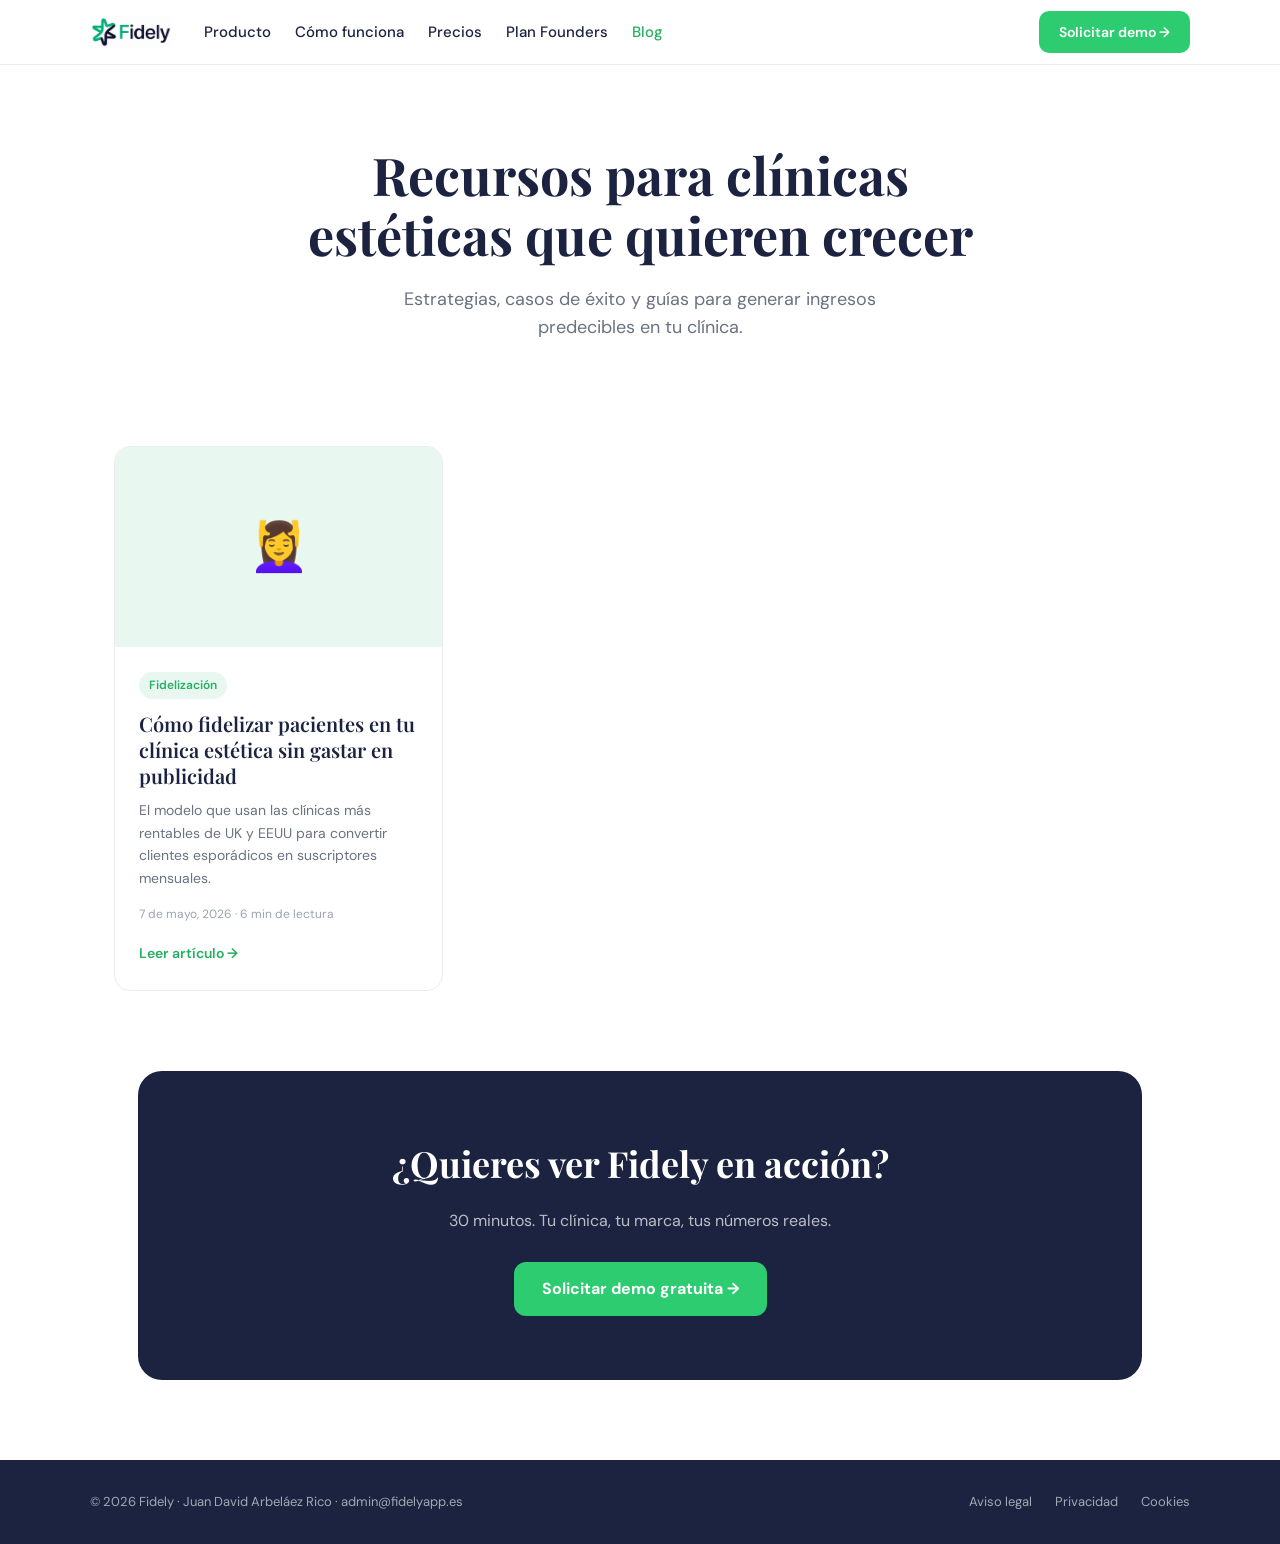
<file: blog/index.html>
<!doctype html>
<html lang="es">
<head>
<meta charset="utf-8"/>
<meta name="viewport" content="width=device-width,initial-scale=1"/>
<title>Blog de Fidely | Recursos para clínicas estéticas</title>
<meta name="description" content="Estrategias, casos de éxito y recursos para dueñas de clínicas estéticas que quieren generar ingresos predecibles cada mes."/>
<meta name="robots" content="index, follow"/>
<link rel="canonical" href="https://fidelyapp.es/blog/"/>
<meta property="og:title" content="Blog de Fidely | Recursos para clínicas estéticas"/>
<meta property="og:description" content="Estrategias, casos de éxito y recursos para dueñas de clínicas estéticas que quieren generar ingresos predecibles cada mes."/>
<meta property="og:url" content="https://fidelyapp.es/blog/"/>
<meta property="og:type" content="website"/>
<link rel="preconnect" href="https://fonts.googleapis.com"/>
<link rel="preconnect" href="https://fonts.gstatic.com" crossorigin/>
<link href="https://fonts.googleapis.com/css2?family=DM+Sans:wght@400;500;600;700&family=Playfair+Display:ital,wght@0,400;0,500;0,600;0,700;1,400;1,500&display=swap" rel="stylesheet"/>
<style>
:root{--green:#2ECC71;--green-dark:#27AE60;--navy:#1B2340;--grey:#6B7280;--soft:#F9FAFB;--border:#EAECF0;}
*,*::before,*::after{box-sizing:border-box;margin:0;padding:0;}
body{font-family:'DM Sans',sans-serif;color:var(--navy);background:#fff;line-height:1.6;}
a{color:inherit;text-decoration:none;}
.container{max-width:1100px;margin:0 auto;padding:0 24px;}

/* NAV */
.nav-wrap{position:sticky;top:0;z-index:100;background:rgba(255,255,255,0.97);border-bottom:1px solid var(--border);padding:0 24px;}
.nav{max-width:1100px;margin:0 auto;display:flex;align-items:center;gap:32px;height:64px;}
.nav-brand{display:flex;align-items:center;}
.nav-links{display:flex;gap:24px;flex:1;}
.nav-links a{font-size:15px;font-weight:500;color:var(--navy);transition:color .2s;}
.nav-links a:hover,.nav-links a.active{color:var(--green-dark);}
.btn-demo{background:var(--green);color:#fff;padding:10px 20px;border-radius:10px;font-weight:600;font-size:14px;transition:background .2s;}
.btn-demo:hover{background:var(--green-dark);}

/* HERO */
.blog-hero{padding:80px 0 56px;text-align:center;}
.blog-hero h1{font-family:'Playfair Display',serif;font-size:clamp(32px,5vw,52px);font-weight:700;line-height:1.15;color:var(--navy);max-width:700px;margin:0 auto 20px;}
.blog-hero p{font-size:18px;color:var(--grey);max-width:560px;margin:0 auto;}

/* GRID */
.blog-grid{padding:48px 0 80px;}
.cards{display:grid;grid-template-columns:repeat(auto-fill,minmax(320px,1fr));gap:32px;}
.card{border:1px solid var(--border);border-radius:16px;overflow:hidden;transition:box-shadow .2s;}
.card:hover{box-shadow:0 8px 32px rgba(27,35,64,0.1);}
.card-img{height:200px;background:#E8F8F0;display:flex;align-items:center;justify-content:center;}
.card-img span{font-size:48px;}
.card-body{padding:24px;}
.card-tag{display:inline-block;background:#E8F8F0;color:var(--green-dark);font-size:12px;font-weight:600;padding:4px 10px;border-radius:20px;margin-bottom:12px;}
.card-title{font-family:'Playfair Display',serif;font-size:20px;font-weight:600;line-height:1.3;margin-bottom:10px;color:var(--navy);}
.card-excerpt{font-size:14px;color:var(--grey);line-height:1.6;margin-bottom:16px;}
.card-meta{font-size:12px;color:#9CA3AF;margin-bottom:16px;}
.card-link{font-size:14px;font-weight:600;color:var(--green-dark);}
.card-link:hover{text-decoration:underline;}

/* CTA */
.blog-cta{background:var(--navy);color:#fff;padding:64px 24px;text-align:center;border-radius:24px;margin:0 24px 80px;}
.blog-cta h2{font-family:'Playfair Display',serif;font-size:clamp(24px,4vw,36px);margin-bottom:16px;}
.blog-cta p{color:rgba(255,255,255,0.7);margin-bottom:28px;font-size:16px;}
.btn-cta{background:var(--green);color:#fff;padding:14px 28px;border-radius:12px;font-weight:700;font-size:16px;display:inline-block;transition:background .2s;}
.btn-cta:hover{background:var(--green-dark);}

/* FOOTER */
footer{background:var(--navy);color:rgba(255,255,255,0.6);padding:32px 24px;font-size:13px;}
.footer-inner{max-width:1100px;margin:0 auto;display:flex;align-items:center;justify-content:space-between;flex-wrap:wrap;gap:16px;}
.footer-links a{color:rgba(255,255,255,0.6);margin-left:20px;font-size:13px;}
.footer-links a:hover{color:#fff;}
</style>
</head>
<body>

<nav class="nav-wrap">
  <div class="nav">
    <a class="nav-brand" href="/" aria-label="Fidely">
      <img alt="Fidely" style="height:32px;width:auto;display:block;" src="/blog/img/fidely-logo.png"/>
    </a>
    <div class="nav-links">
      <a href="/#producto">Producto</a>
      <a href="/#como-funciona">Cómo funciona</a>
      <a href="/#precios">Precios</a>
      <a href="/#founders">Plan Founders</a>
      <a href="/blog" class="active">Blog</a>
    </div>
    <a href="https://fidelyapp.es/#demo" class="btn-demo">Solicitar demo →</a>
  </div>
</nav>

<section class="blog-hero">
  <div class="container">
    <h1>Recursos para clínicas estéticas que quieren crecer</h1>
    <p>Estrategias, casos de éxito y guías para generar ingresos predecibles en tu clínica.</p>
  </div>
</section>

<section class="blog-grid">
  <div class="container">
    <div class="cards">

      <article class="card">
        <div class="card-img"><span>💆‍♀️</span></div>
        <div class="card-body">
          <span class="card-tag">Fidelización</span>
          <h2 class="card-title">Cómo fidelizar pacientes en tu clínica estética sin gastar en publicidad</h2>
          <p class="card-excerpt">El modelo que usan las clínicas más rentables de UK y EEUU para convertir clientes esporádicos en suscriptores mensuales.</p>
          <div class="card-meta">7 de mayo, 2026 · 6 min de lectura</div>
          <a class="card-link" href="/blog/como-fidelizar-pacientes-clinica-estetica/">Leer artículo →</a>
        </div>
      </article>

    </div>
  </div>
</section>

<div class="container">
  <div class="blog-cta">
    <h2>¿Quieres ver Fidely en acción?</h2>
    <p>30 minutos. Tu clínica, tu marca, tus números reales.</p>
    <a href="https://fidelyapp.es/#demo" class="btn-cta">Solicitar demo gratuita →</a>
  </div>
</div>

<footer>
  <div class="footer-inner">
    <div>© 2026 Fidely · Juan David Arbeláez Rico · admin@fidelyapp.es</div>
    <div class="footer-links">
      <a href="/aviso-legal.html">Aviso legal</a>
      <a href="/privacidad.html">Privacidad</a>
      <a href="/cookies.html">Cookies</a>
    </div>
  </div>
</footer>

</body>
</html>
</file>
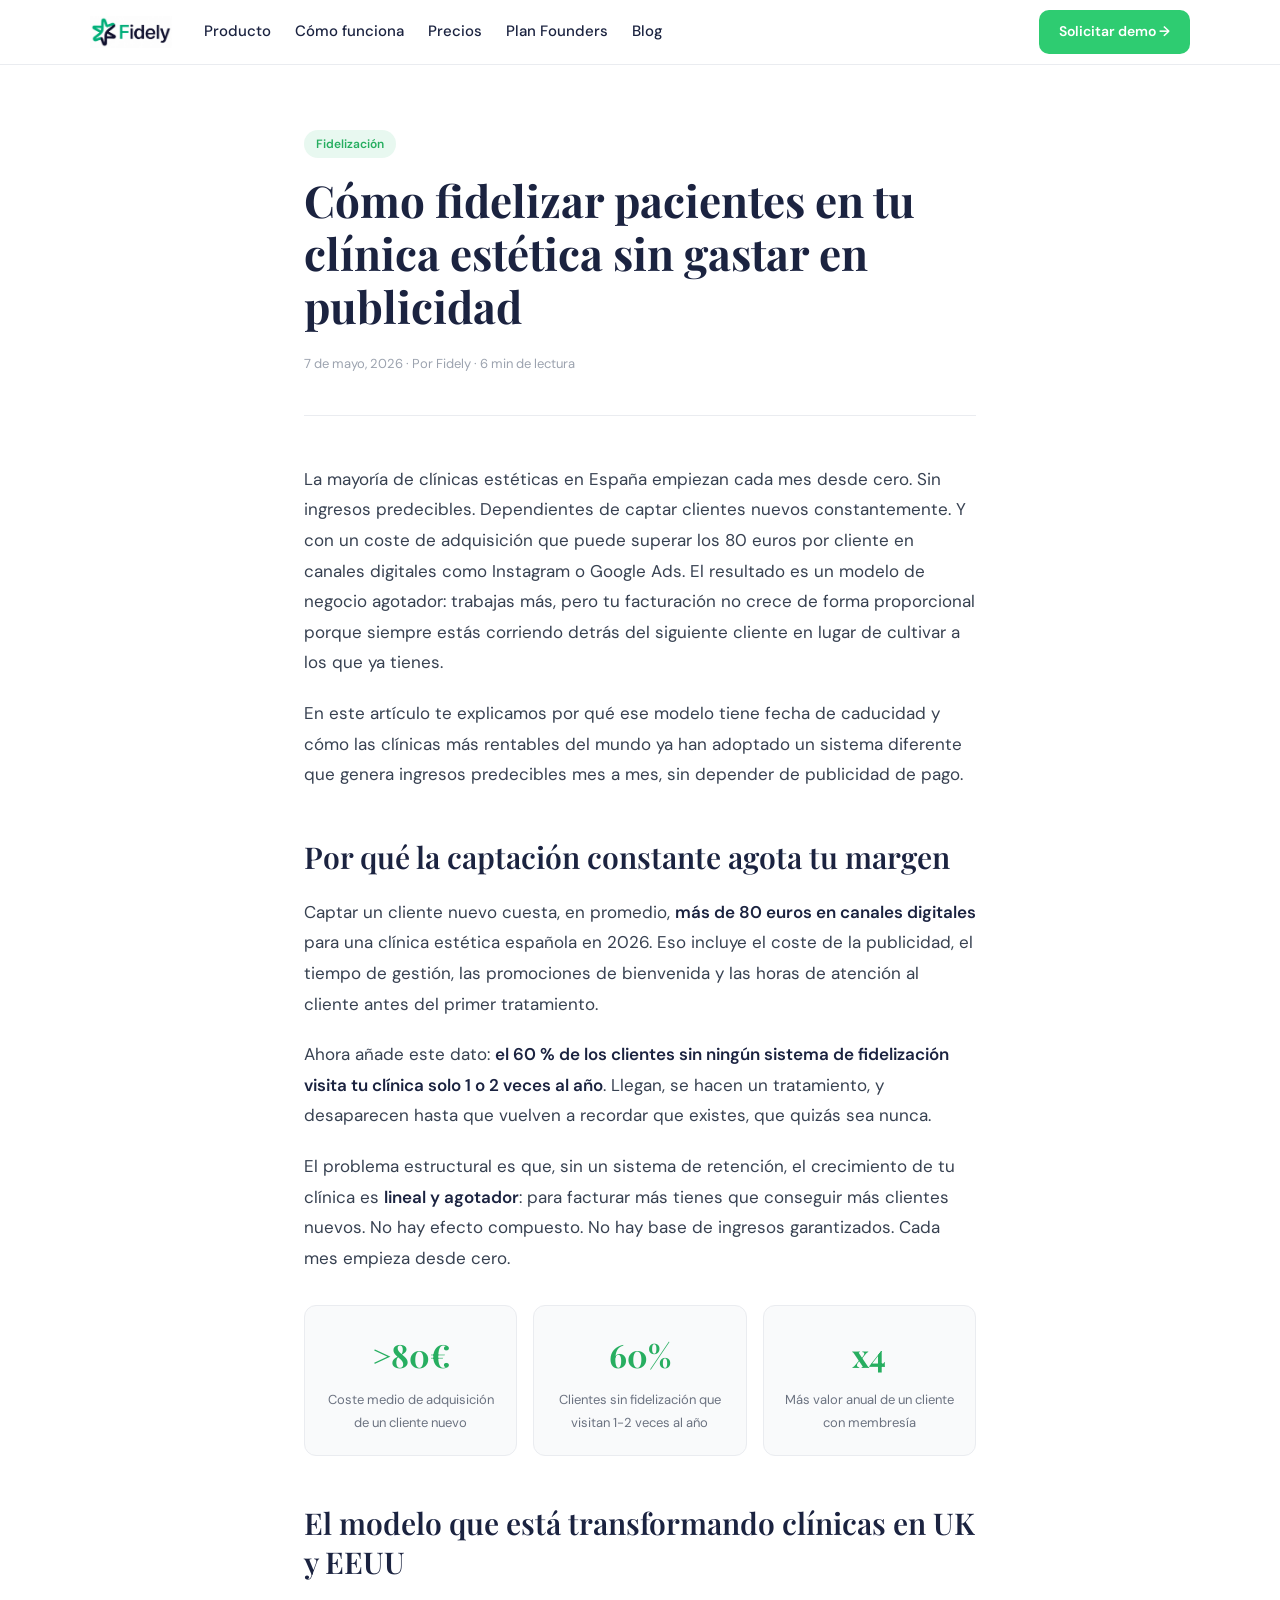
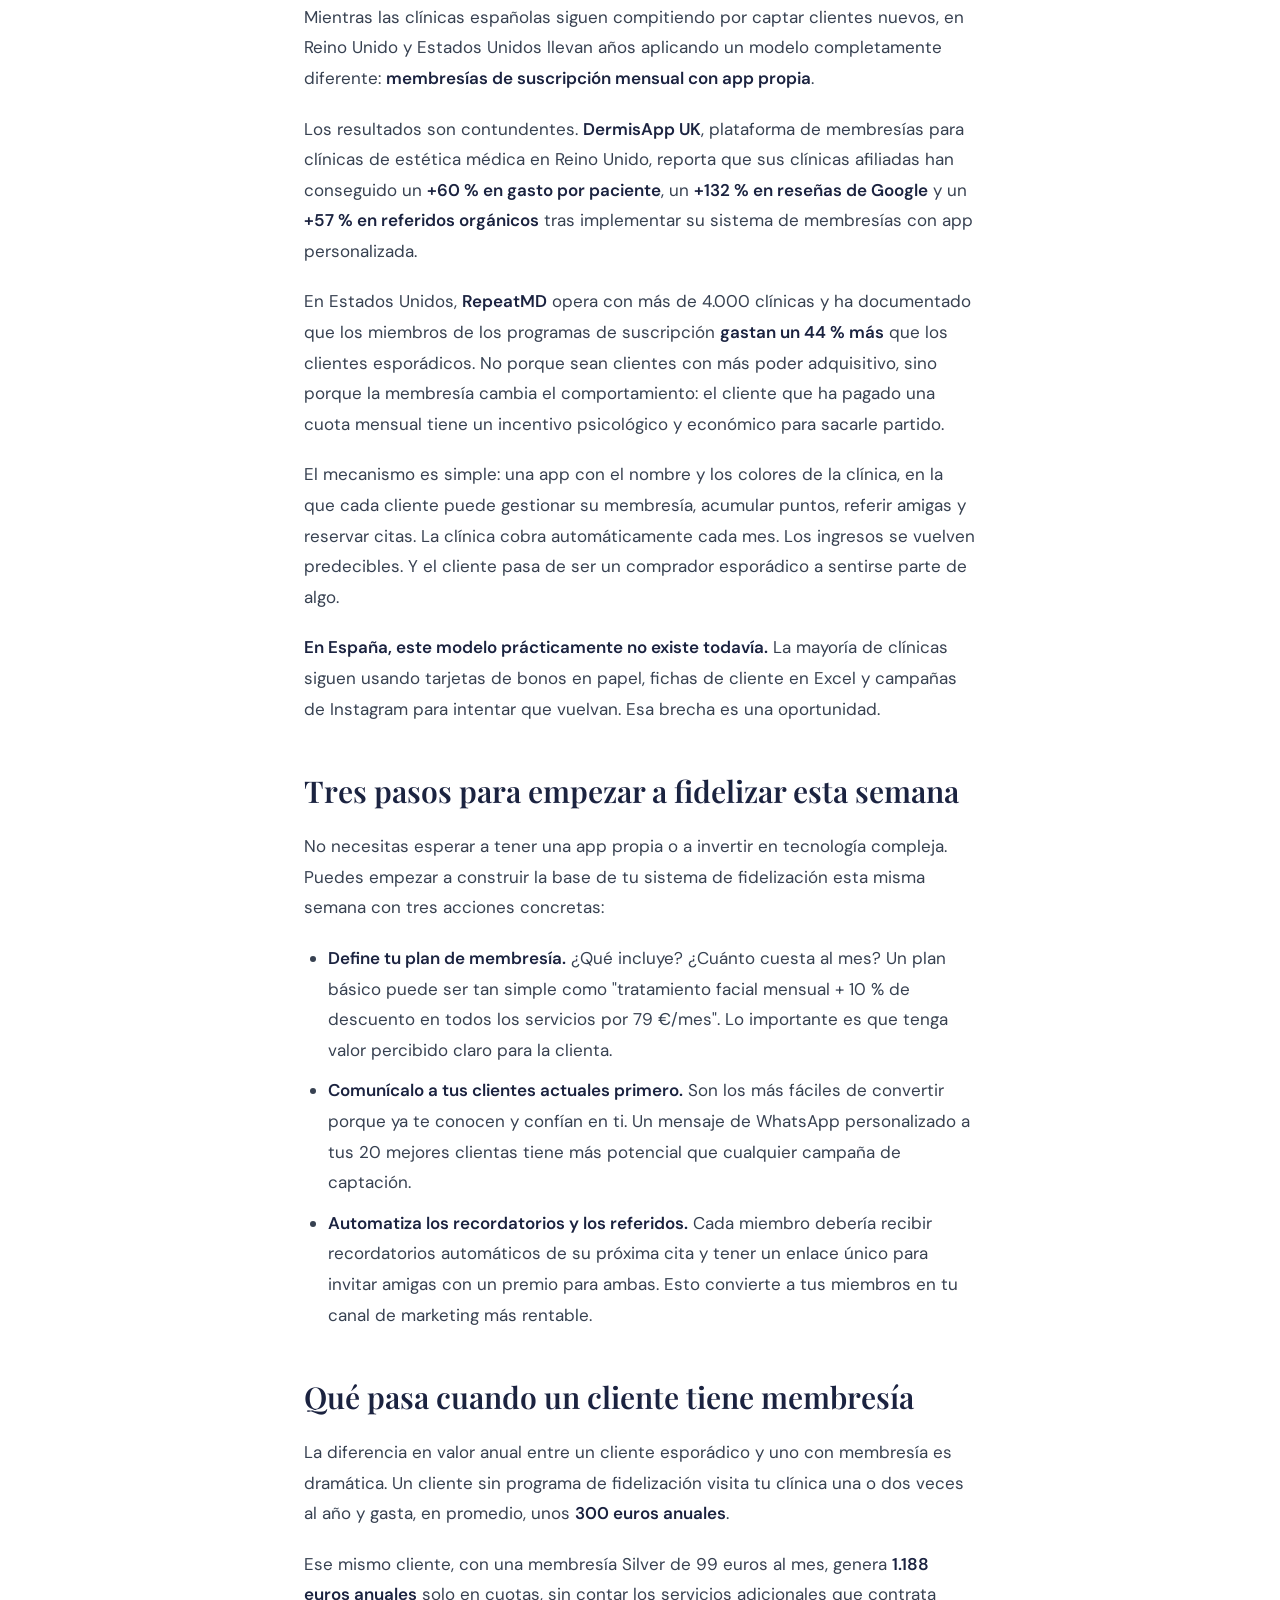
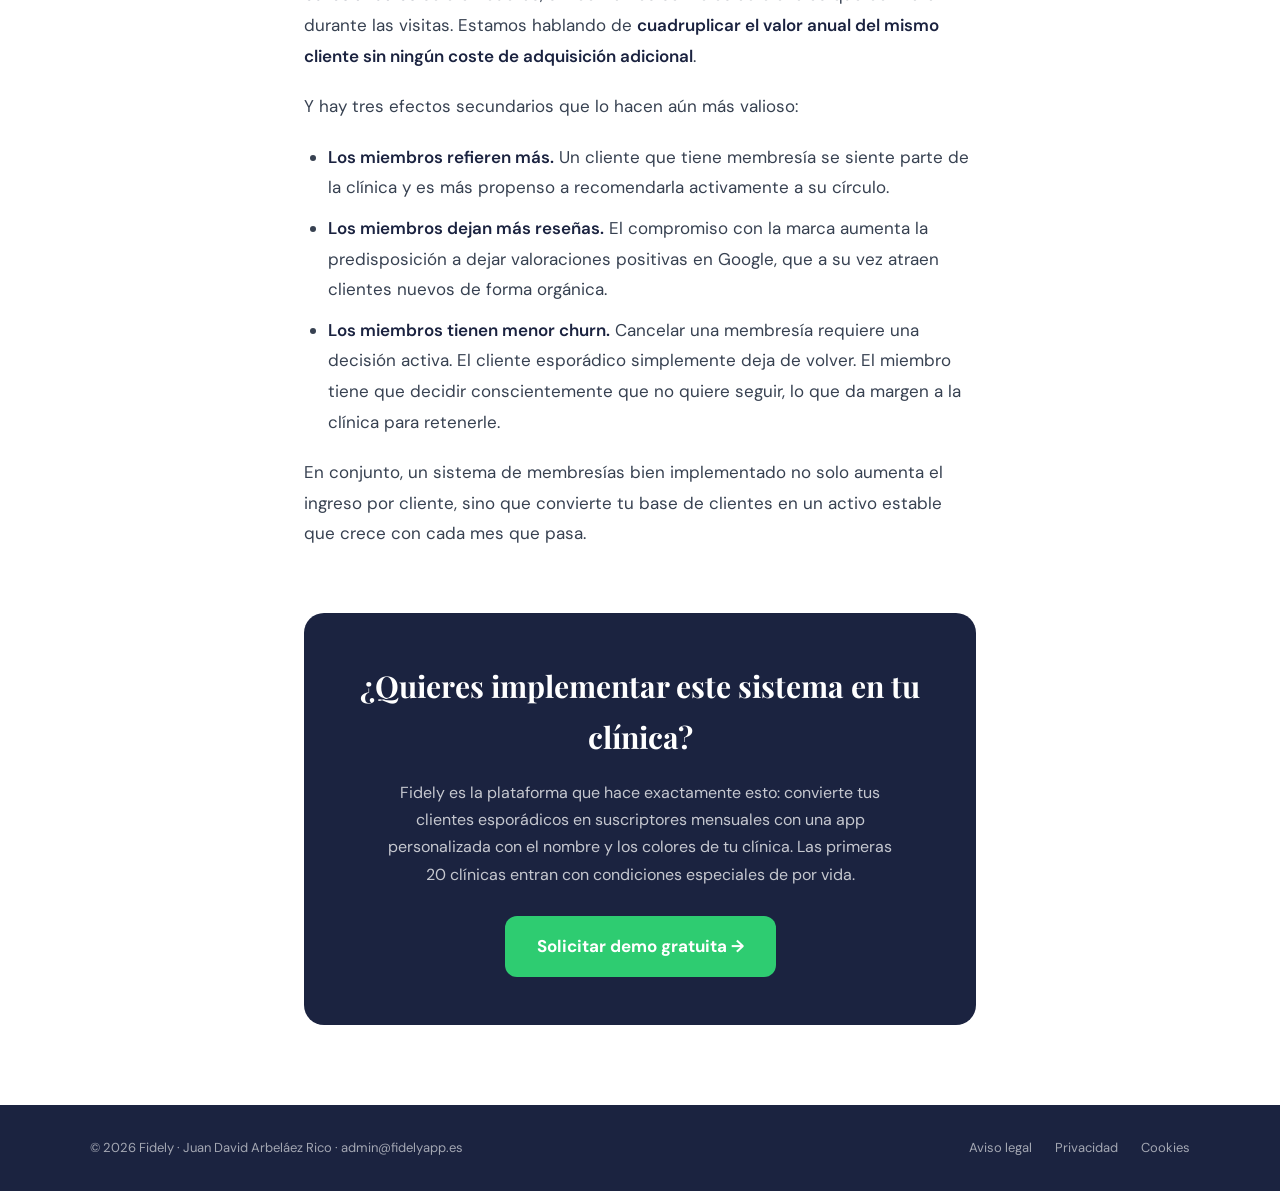
<file: blog/como-fidelizar-pacientes-clinica-estetica/index.html>
<!doctype html>
<html lang="es">
<head>
<meta charset="utf-8"/>
<meta name="viewport" content="width=device-width,initial-scale=1"/>
<title>Cómo fidelizar pacientes en tu clínica estética sin gastar en publicidad | Fidely</title>
<meta name="description" content="Descubre el sistema que usan las clínicas más rentables de UK y EEUU para convertir clientes esporádicos en suscriptores mensuales."/>
<meta name="robots" content="index, follow"/>
<link rel="canonical" href="https://fidelyapp.es/blog/como-fidelizar-pacientes-clinica-estetica/"/>
<script type="application/ld+json">
{
  "@context": "https://schema.org",
  "@type": "BlogPosting",
  "headline": "Cómo fidelizar pacientes en tu clínica estética sin gastar en publicidad",
  "datePublished": "2026-05-07",
  "author": { "@type": "Organization", "name": "Fidely" },
  "publisher": {
    "@type": "Organization",
    "name": "Fidely",
    "url": "https://fidelyapp.es"
  },
  "url": "https://fidelyapp.es/blog/como-fidelizar-pacientes-clinica-estetica/"
}
</script>
<link rel="preconnect" href="https://fonts.googleapis.com"/>
<link rel="preconnect" href="https://fonts.gstatic.com" crossorigin/>
<link href="https://fonts.googleapis.com/css2?family=DM+Sans:wght@400;500;600;700&family=Playfair+Display:ital,wght@0,400;0,500;0,600;0,700;1,400;1,500&display=swap" rel="stylesheet"/>
<style>
:root{--green:#2ECC71;--green-dark:#27AE60;--navy:#1B2340;--grey:#6B7280;--soft:#F9FAFB;--border:#EAECF0;}
*,*::before,*::after{box-sizing:border-box;margin:0;padding:0;}
body{font-family:'DM Sans',sans-serif;color:var(--navy);background:#fff;line-height:1.7;}
a{color:inherit;text-decoration:none;}
.container{max-width:1100px;margin:0 auto;padding:0 24px;}
.article-container{max-width:720px;margin:0 auto;padding:0 24px;}

/* NAV */
.nav-wrap{position:sticky;top:0;z-index:100;background:rgba(255,255,255,0.97);border-bottom:1px solid var(--border);padding:0 24px;}
.nav{max-width:1100px;margin:0 auto;display:flex;align-items:center;gap:32px;height:64px;}
.nav-brand{display:flex;align-items:center;}
.nav-links{display:flex;gap:24px;flex:1;}
.nav-links a{font-size:15px;font-weight:500;color:var(--navy);transition:color .2s;}
.nav-links a:hover{color:var(--green-dark);}
.btn-demo{background:var(--green);color:#fff;padding:10px 20px;border-radius:10px;font-weight:600;font-size:14px;transition:background .2s;}
.btn-demo:hover{background:var(--green-dark);}

/* ARTICLE HERO */
.article-hero{padding:64px 0 40px;border-bottom:1px solid var(--border);margin-bottom:48px;}
.article-tag{display:inline-block;background:#E8F8F0;color:var(--green-dark);font-size:12px;font-weight:600;padding:4px 12px;border-radius:20px;margin-bottom:16px;}
.article-hero h1{font-family:'Playfair Display',serif;font-size:clamp(28px,4vw,44px);font-weight:700;line-height:1.2;color:var(--navy);margin-bottom:20px;}
.article-meta{font-size:13px;color:#9CA3AF;}

/* ARTICLE BODY */
.article-body{font-size:17px;line-height:1.8;color:#374151;}
.article-body h2{font-family:'Playfair Display',serif;font-size:clamp(22px,3vw,30px);font-weight:600;color:var(--navy);margin:48px 0 20px;line-height:1.3;}
.article-body p{margin-bottom:20px;}
.article-body ul{margin:0 0 20px 24px;}
.article-body ul li{margin-bottom:10px;}
.article-body strong{color:var(--navy);font-weight:600;}

/* STAT BOXES */
.stat-row{display:grid;grid-template-columns:repeat(auto-fit,minmax(180px,1fr));gap:16px;margin:32px 0;}
.stat-box{background:var(--soft);border:1px solid var(--border);border-radius:12px;padding:20px;text-align:center;}
.stat-num{font-family:'Playfair Display',serif;font-size:32px;font-weight:700;color:var(--green-dark);}
.stat-label{font-size:13px;color:var(--grey);margin-top:4px;}

/* CTA */
.article-cta{background:var(--navy);color:#fff;padding:48px 40px;border-radius:20px;margin:64px 0 80px;text-align:center;}
.article-cta h2{font-family:'Playfair Display',serif;font-size:clamp(22px,3vw,30px);margin-bottom:16px;}
.article-cta p{color:rgba(255,255,255,0.75);margin-bottom:28px;font-size:16px;max-width:520px;margin-left:auto;margin-right:auto;}
.btn-cta{background:var(--green);color:#fff;padding:16px 32px;border-radius:12px;font-weight:700;font-size:17px;display:inline-block;transition:background .2s;}
.btn-cta:hover{background:var(--green-dark);}

/* FOOTER */
footer{background:var(--navy);color:rgba(255,255,255,0.6);padding:32px 24px;font-size:13px;}
.footer-inner{max-width:1100px;margin:0 auto;display:flex;align-items:center;justify-content:space-between;flex-wrap:wrap;gap:16px;}
.footer-links a{color:rgba(255,255,255,0.6);margin-left:20px;font-size:13px;}
.footer-links a:hover{color:#fff;}
</style>
</head>
<body>

<nav class="nav-wrap">
  <div class="nav">
    <a class="nav-brand" href="/" aria-label="Fidely">
      <img alt="Fidely" style="height:32px;width:auto;display:block;" src="/blog/img/fidely-logo.png"/>
    </a>
    <div class="nav-links">
      <a href="/#producto">Producto</a>
      <a href="/#como-funciona">Cómo funciona</a>
      <a href="/#precios">Precios</a>
      <a href="/#founders">Plan Founders</a>
      <a href="/blog">Blog</a>
    </div>
    <a href="https://fidelyapp.es/#demo" class="btn-demo">Solicitar demo →</a>
  </div>
</nav>

<article>
  <div class="article-container">

    <header class="article-hero">
      <span class="article-tag">Fidelización</span>
      <h1>Cómo fidelizar pacientes en tu clínica estética sin gastar en publicidad</h1>
      <div class="article-meta">7 de mayo, 2026 · Por Fidely · 6 min de lectura</div>
    </header>

    <div class="article-body">

      <p>La mayoría de clínicas estéticas en España empiezan cada mes desde cero. Sin ingresos predecibles. Dependientes de captar clientes nuevos constantemente. Y con un coste de adquisición que puede superar los 80 euros por cliente en canales digitales como Instagram o Google Ads. El resultado es un modelo de negocio agotador: trabajas más, pero tu facturación no crece de forma proporcional porque siempre estás corriendo detrás del siguiente cliente en lugar de cultivar a los que ya tienes.</p>

      <p>En este artículo te explicamos por qué ese modelo tiene fecha de caducidad y cómo las clínicas más rentables del mundo ya han adoptado un sistema diferente que genera ingresos predecibles mes a mes, sin depender de publicidad de pago.</p>

      <h2>Por qué la captación constante agota tu margen</h2>

      <p>Captar un cliente nuevo cuesta, en promedio, <strong>más de 80 euros en canales digitales</strong> para una clínica estética española en 2026. Eso incluye el coste de la publicidad, el tiempo de gestión, las promociones de bienvenida y las horas de atención al cliente antes del primer tratamiento.</p>

      <p>Ahora añade este dato: <strong>el 60 % de los clientes sin ningún sistema de fidelización visita tu clínica solo 1 o 2 veces al año</strong>. Llegan, se hacen un tratamiento, y desaparecen hasta que vuelven a recordar que existes, que quizás sea nunca.</p>

      <p>El problema estructural es que, sin un sistema de retención, el crecimiento de tu clínica es <strong>lineal y agotador</strong>: para facturar más tienes que conseguir más clientes nuevos. No hay efecto compuesto. No hay base de ingresos garantizados. Cada mes empieza desde cero.</p>

      <div class="stat-row">
        <div class="stat-box"><div class="stat-num">>80€</div><div class="stat-label">Coste medio de adquisición de un cliente nuevo</div></div>
        <div class="stat-box"><div class="stat-num">60%</div><div class="stat-label">Clientes sin fidelización que visitan 1-2 veces al año</div></div>
        <div class="stat-box"><div class="stat-num">x4</div><div class="stat-label">Más valor anual de un cliente con membresía</div></div>
      </div>

      <h2>El modelo que está transformando clínicas en UK y EEUU</h2>

      <p>Mientras las clínicas españolas siguen compitiendo por captar clientes nuevos, en Reino Unido y Estados Unidos llevan años aplicando un modelo completamente diferente: <strong>membresías de suscripción mensual con app propia</strong>.</p>

      <p>Los resultados son contundentes. <strong>DermisApp UK</strong>, plataforma de membresías para clínicas de estética médica en Reino Unido, reporta que sus clínicas afiliadas han conseguido un <strong>+60 % en gasto por paciente</strong>, un <strong>+132 % en reseñas de Google</strong> y un <strong>+57 % en referidos orgánicos</strong> tras implementar su sistema de membresías con app personalizada.</p>

      <p>En Estados Unidos, <strong>RepeatMD</strong> opera con más de 4.000 clínicas y ha documentado que los miembros de los programas de suscripción <strong>gastan un 44 % más</strong> que los clientes esporádicos. No porque sean clientes con más poder adquisitivo, sino porque la membresía cambia el comportamiento: el cliente que ha pagado una cuota mensual tiene un incentivo psicológico y económico para sacarle partido.</p>

      <p>El mecanismo es simple: una app con el nombre y los colores de la clínica, en la que cada cliente puede gestionar su membresía, acumular puntos, referir amigas y reservar citas. La clínica cobra automáticamente cada mes. Los ingresos se vuelven predecibles. Y el cliente pasa de ser un comprador esporádico a sentirse parte de algo.</p>

      <p><strong>En España, este modelo prácticamente no existe todavía.</strong> La mayoría de clínicas siguen usando tarjetas de bonos en papel, fichas de cliente en Excel y campañas de Instagram para intentar que vuelvan. Esa brecha es una oportunidad.</p>

      <h2>Tres pasos para empezar a fidelizar esta semana</h2>

      <p>No necesitas esperar a tener una app propia o a invertir en tecnología compleja. Puedes empezar a construir la base de tu sistema de fidelización esta misma semana con tres acciones concretas:</p>

      <ul>
        <li><strong>Define tu plan de membresía.</strong> ¿Qué incluye? ¿Cuánto cuesta al mes? Un plan básico puede ser tan simple como "tratamiento facial mensual + 10 % de descuento en todos los servicios por 79 €/mes". Lo importante es que tenga valor percibido claro para la clienta.</li>
        <li><strong>Comunícalo a tus clientes actuales primero.</strong> Son los más fáciles de convertir porque ya te conocen y confían en ti. Un mensaje de WhatsApp personalizado a tus 20 mejores clientas tiene más potencial que cualquier campaña de captación.</li>
        <li><strong>Automatiza los recordatorios y los referidos.</strong> Cada miembro debería recibir recordatorios automáticos de su próxima cita y tener un enlace único para invitar amigas con un premio para ambas. Esto convierte a tus miembros en tu canal de marketing más rentable.</li>
      </ul>

      <h2>Qué pasa cuando un cliente tiene membresía</h2>

      <p>La diferencia en valor anual entre un cliente esporádico y uno con membresía es dramática. Un cliente sin programa de fidelización visita tu clínica una o dos veces al año y gasta, en promedio, unos <strong>300 euros anuales</strong>.</p>

      <p>Ese mismo cliente, con una membresía Silver de 99 euros al mes, genera <strong>1.188 euros anuales</strong> solo en cuotas, sin contar los servicios adicionales que contrata durante las visitas. Estamos hablando de <strong>cuadruplicar el valor anual del mismo cliente sin ningún coste de adquisición adicional</strong>.</p>

      <p>Y hay tres efectos secundarios que lo hacen aún más valioso:</p>

      <ul>
        <li><strong>Los miembros refieren más.</strong> Un cliente que tiene membresía se siente parte de la clínica y es más propenso a recomendarla activamente a su círculo.</li>
        <li><strong>Los miembros dejan más reseñas.</strong> El compromiso con la marca aumenta la predisposición a dejar valoraciones positivas en Google, que a su vez atraen clientes nuevos de forma orgánica.</li>
        <li><strong>Los miembros tienen menor churn.</strong> Cancelar una membresía requiere una decisión activa. El cliente esporádico simplemente deja de volver. El miembro tiene que decidir conscientemente que no quiere seguir, lo que da margen a la clínica para retenerle.</li>
      </ul>

      <p>En conjunto, un sistema de membresías bien implementado no solo aumenta el ingreso por cliente, sino que convierte tu base de clientes en un activo estable que crece con cada mes que pasa.</p>

    </div>

  </div>

  <div class="article-container">
    <div class="article-cta">
      <h2>¿Quieres implementar este sistema en tu clínica?</h2>
      <p>Fidely es la plataforma que hace exactamente esto: convierte tus clientes esporádicos en suscriptores mensuales con una app personalizada con el nombre y los colores de tu clínica. Las primeras 20 clínicas entran con condiciones especiales de por vida.</p>
      <a href="https://fidelyapp.es/#demo" class="btn-cta">Solicitar demo gratuita →</a>
    </div>
  </div>
</article>

<footer>
  <div class="footer-inner">
    <div>© 2026 Fidely · Juan David Arbeláez Rico · admin@fidelyapp.es</div>
    <div class="footer-links">
      <a href="/aviso-legal.html">Aviso legal</a>
      <a href="/privacidad.html">Privacidad</a>
      <a href="/cookies.html">Cookies</a>
    </div>
  </div>
</footer>

</body>
</html>
</file>
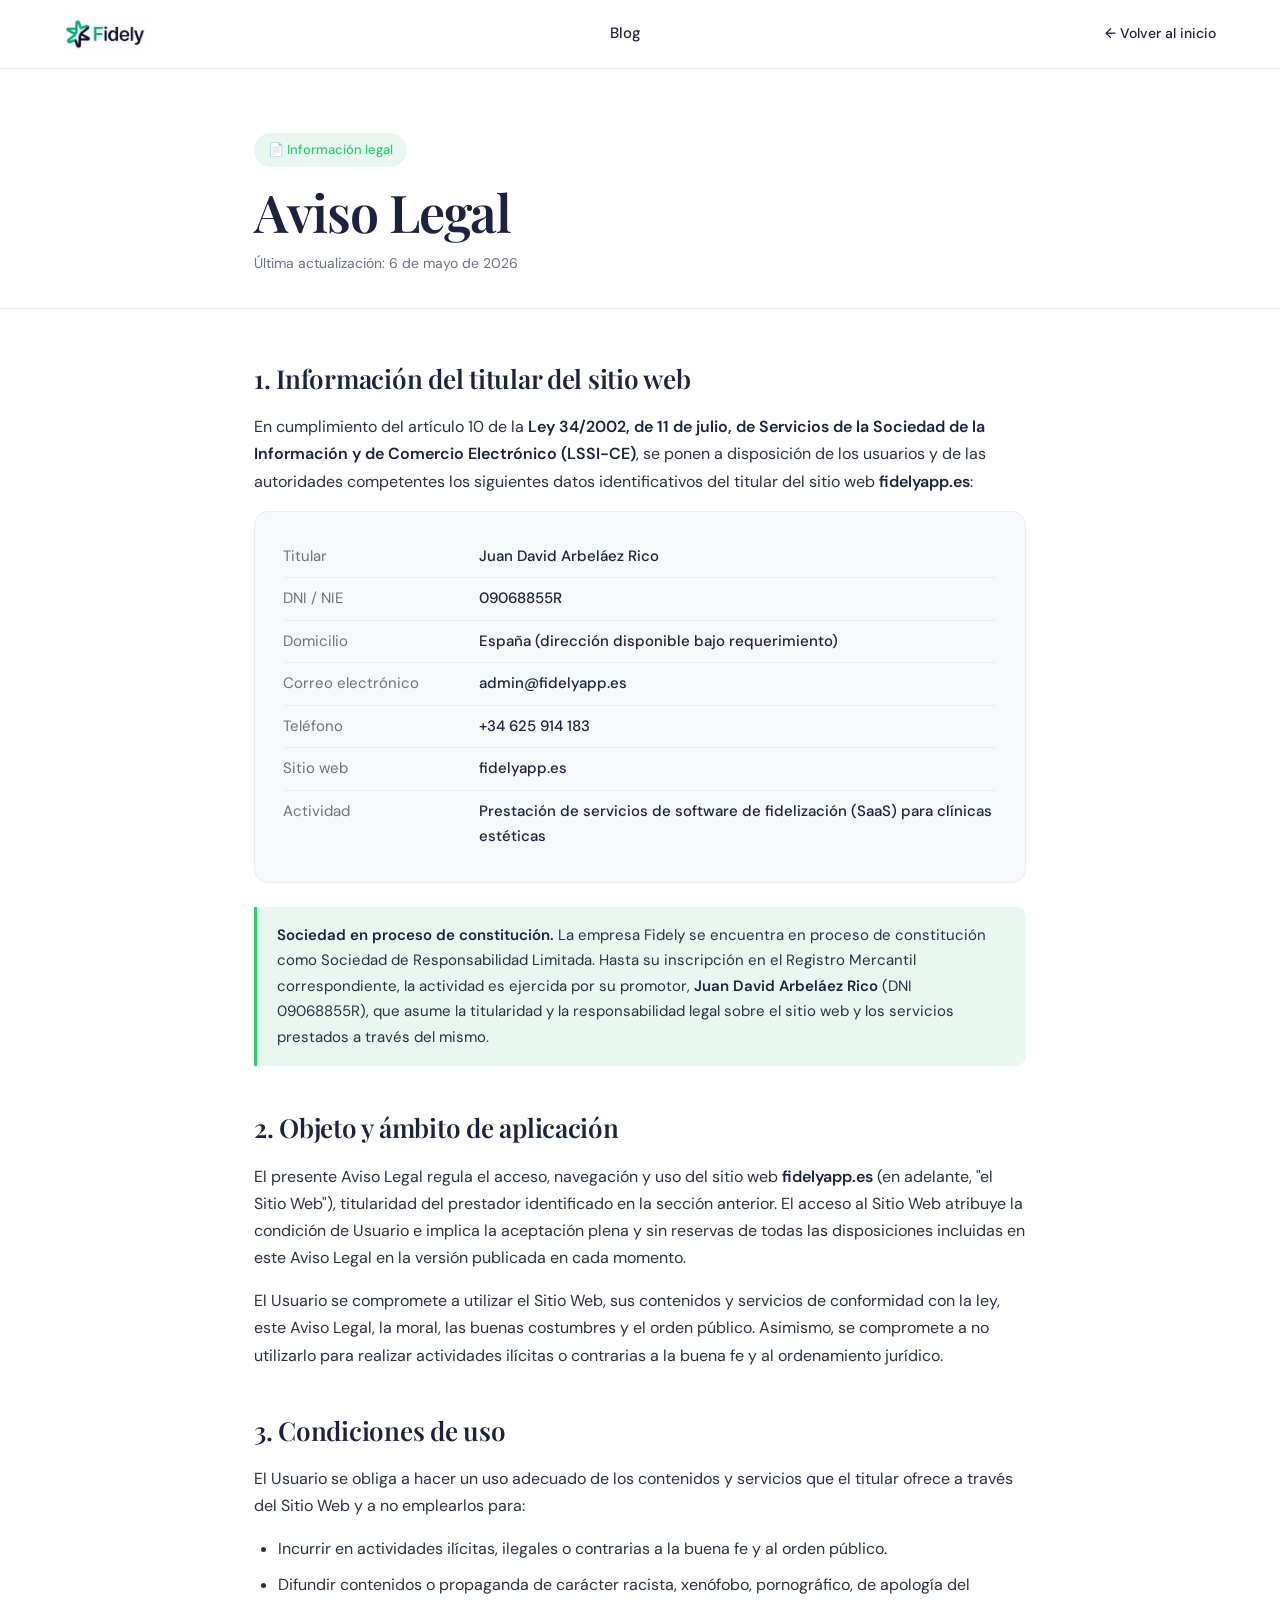
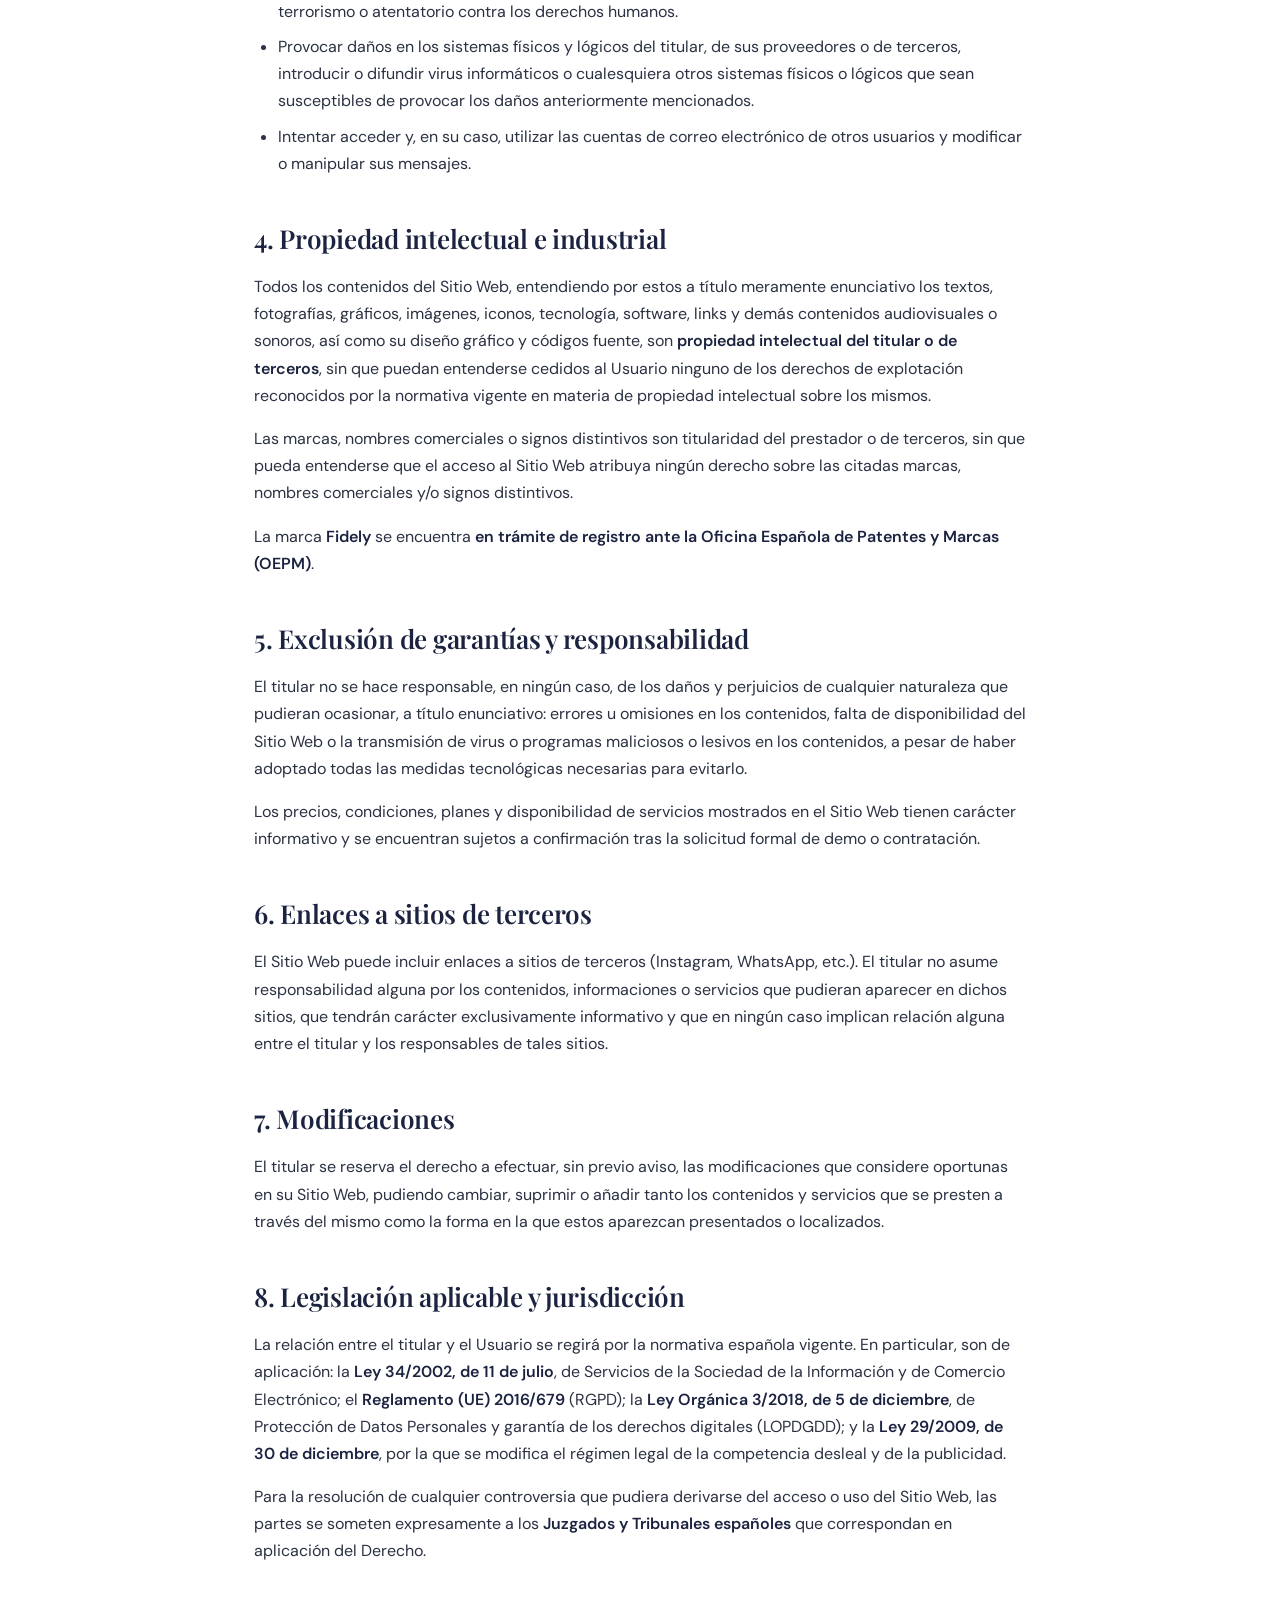
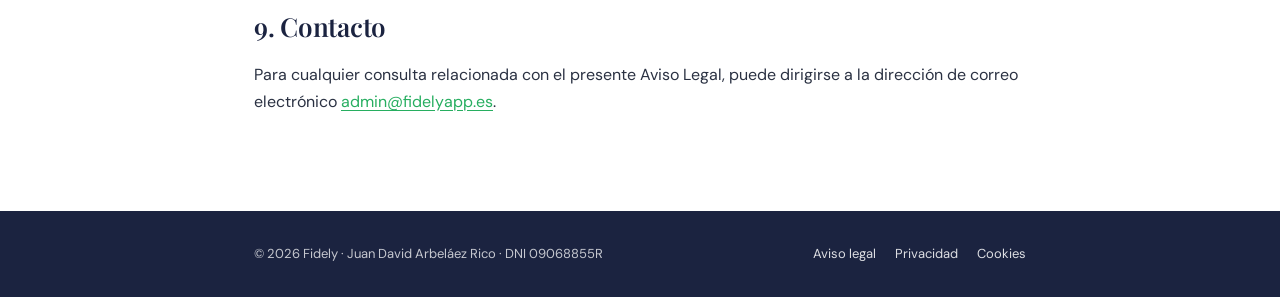
<file: aviso-legal.html>
<!doctype html>
<html lang="es">
<head>
<meta charset="utf-8"/>
<meta name="viewport" content="width=device-width,initial-scale=1"/>
<title>Aviso Legal — Fidely</title>
<meta name="description" content="Aviso legal de Fidely conforme a la Ley 34/2002 (LSSI-CE) y normativa española aplicable."/>
<meta name="robots" content="index, follow"/>
<link rel="preconnect" href="https://fonts.googleapis.com"/>
<link rel="preconnect" href="https://fonts.gstatic.com" crossorigin/>
<link href="https://fonts.googleapis.com/css2?family=DM+Sans:wght@400;500;600;700&family=Playfair+Display:wght@400;500;600;700&display=swap" rel="stylesheet"/>
<link rel="stylesheet" href="legal-shared.css"/>
</head>
<body>

<header class="nav-wrap">
  <div class="nav">
    <a class="brand" href="index.html" aria-label="Fidely">
      <img alt="Fidely" style="height:32px;width:auto;display:block;" src="[data-uri]"/>
    </a>
    <a href="/blog" style="font-family:'DM Sans',sans-serif;font-size:15px;color:#1B2340;text-decoration:none;font-weight:500;">Blog</a>
    <a class="nav-back" href="index.html">← Volver al inicio</a>
  </div>
</header>

<section class="legal-hero">
  <div class="container">
    <div class="tag">📄 Información legal</div>
    <h1>Aviso Legal</h1>
    <div class="meta">Última actualización: 6 de mayo de 2026</div>
  </div>
</section>

<main class="legal-content">
  <div class="container">

    <h2>1. Información del titular del sitio web</h2>
    <p>En cumplimiento del artículo 10 de la <strong>Ley 34/2002, de 11 de julio, de Servicios de la Sociedad de la Información y de Comercio Electrónico (LSSI-CE)</strong>, se ponen a disposición de los usuarios y de las autoridades competentes los siguientes datos identificativos del titular del sitio web <strong>fidelyapp.es</strong>:</p>

    <div class="info-card">
      <div class="row"><span class="label">Titular</span><span class="val">Juan David Arbeláez Rico</span></div>
      <div class="row"><span class="label">DNI / NIE</span><span class="val">09068855R</span></div>
      <div class="row"><span class="label">Domicilio</span><span class="val">España (dirección disponible bajo requerimiento)</span></div>
      <div class="row"><span class="label">Correo electrónico</span><span class="val">admin@fidelyapp.es</span></div>
      <div class="row"><span class="label">Teléfono</span><span class="val">+34 625 914 183</span></div>
      <div class="row"><span class="label">Sitio web</span><span class="val">fidelyapp.es</span></div>
      <div class="row"><span class="label">Actividad</span><span class="val">Prestación de servicios de software de fidelización (SaaS) para clínicas estéticas</span></div>
    </div>

    <div class="callout">
      <strong>Sociedad en proceso de constitución.</strong> La empresa Fidely se encuentra en proceso de constitución como Sociedad de Responsabilidad Limitada. Hasta su inscripción en el Registro Mercantil correspondiente, la actividad es ejercida por su promotor, <strong>Juan David Arbeláez Rico</strong> (DNI 09068855R), que asume la titularidad y la responsabilidad legal sobre el sitio web y los servicios prestados a través del mismo.
    </div>

    <h2>2. Objeto y ámbito de aplicación</h2>
    <p>El presente Aviso Legal regula el acceso, navegación y uso del sitio web <strong>fidelyapp.es</strong> (en adelante, "el Sitio Web"), titularidad del prestador identificado en la sección anterior. El acceso al Sitio Web atribuye la condición de Usuario e implica la aceptación plena y sin reservas de todas las disposiciones incluidas en este Aviso Legal en la versión publicada en cada momento.</p>
    <p>El Usuario se compromete a utilizar el Sitio Web, sus contenidos y servicios de conformidad con la ley, este Aviso Legal, la moral, las buenas costumbres y el orden público. Asimismo, se compromete a no utilizarlo para realizar actividades ilícitas o contrarias a la buena fe y al ordenamiento jurídico.</p>

    <h2>3. Condiciones de uso</h2>
    <p>El Usuario se obliga a hacer un uso adecuado de los contenidos y servicios que el titular ofrece a través del Sitio Web y a no emplearlos para:</p>
    <ul>
      <li>Incurrir en actividades ilícitas, ilegales o contrarias a la buena fe y al orden público.</li>
      <li>Difundir contenidos o propaganda de carácter racista, xenófobo, pornográfico, de apología del terrorismo o atentatorio contra los derechos humanos.</li>
      <li>Provocar daños en los sistemas físicos y lógicos del titular, de sus proveedores o de terceros, introducir o difundir virus informáticos o cualesquiera otros sistemas físicos o lógicos que sean susceptibles de provocar los daños anteriormente mencionados.</li>
      <li>Intentar acceder y, en su caso, utilizar las cuentas de correo electrónico de otros usuarios y modificar o manipular sus mensajes.</li>
    </ul>

    <h2>4. Propiedad intelectual e industrial</h2>
    <p>Todos los contenidos del Sitio Web, entendiendo por estos a título meramente enunciativo los textos, fotografías, gráficos, imágenes, iconos, tecnología, software, links y demás contenidos audiovisuales o sonoros, así como su diseño gráfico y códigos fuente, son <strong>propiedad intelectual del titular o de terceros</strong>, sin que puedan entenderse cedidos al Usuario ninguno de los derechos de explotación reconocidos por la normativa vigente en materia de propiedad intelectual sobre los mismos.</p>
    <p>Las marcas, nombres comerciales o signos distintivos son titularidad del prestador o de terceros, sin que pueda entenderse que el acceso al Sitio Web atribuya ningún derecho sobre las citadas marcas, nombres comerciales y/o signos distintivos.</p>
    <p>La marca <strong>Fidely</strong> se encuentra <strong>en trámite de registro ante la Oficina Española de Patentes y Marcas (OEPM)</strong>.</p>

    <h2>5. Exclusión de garantías y responsabilidad</h2>
    <p>El titular no se hace responsable, en ningún caso, de los daños y perjuicios de cualquier naturaleza que pudieran ocasionar, a título enunciativo: errores u omisiones en los contenidos, falta de disponibilidad del Sitio Web o la transmisión de virus o programas maliciosos o lesivos en los contenidos, a pesar de haber adoptado todas las medidas tecnológicas necesarias para evitarlo.</p>
    <p>Los precios, condiciones, planes y disponibilidad de servicios mostrados en el Sitio Web tienen carácter informativo y se encuentran sujetos a confirmación tras la solicitud formal de demo o contratación.</p>

    <h2>6. Enlaces a sitios de terceros</h2>
    <p>El Sitio Web puede incluir enlaces a sitios de terceros (Instagram, WhatsApp, etc.). El titular no asume responsabilidad alguna por los contenidos, informaciones o servicios que pudieran aparecer en dichos sitios, que tendrán carácter exclusivamente informativo y que en ningún caso implican relación alguna entre el titular y los responsables de tales sitios.</p>

    <h2>7. Modificaciones</h2>
    <p>El titular se reserva el derecho a efectuar, sin previo aviso, las modificaciones que considere oportunas en su Sitio Web, pudiendo cambiar, suprimir o añadir tanto los contenidos y servicios que se presten a través del mismo como la forma en la que estos aparezcan presentados o localizados.</p>

    <h2>8. Legislación aplicable y jurisdicción</h2>
    <p>La relación entre el titular y el Usuario se regirá por la normativa española vigente. En particular, son de aplicación: la <strong>Ley 34/2002, de 11 de julio</strong>, de Servicios de la Sociedad de la Información y de Comercio Electrónico; el <strong>Reglamento (UE) 2016/679</strong> (RGPD); la <strong>Ley Orgánica 3/2018, de 5 de diciembre</strong>, de Protección de Datos Personales y garantía de los derechos digitales (LOPDGDD); y la <strong>Ley 29/2009, de 30 de diciembre</strong>, por la que se modifica el régimen legal de la competencia desleal y de la publicidad.</p>
    <p>Para la resolución de cualquier controversia que pudiera derivarse del acceso o uso del Sitio Web, las partes se someten expresamente a los <strong>Juzgados y Tribunales españoles</strong> que correspondan en aplicación del Derecho.</p>

    <h2>9. Contacto</h2>
    <p>Para cualquier consulta relacionada con el presente Aviso Legal, puede dirigirse a la dirección de correo electrónico <a href="mailto:admin@fidelyapp.es">admin@fidelyapp.es</a>.</p>

  </div>
</main>

<footer class="footer-min">
  <div class="container">
    <div>© 2026 Fidely · Juan David Arbeláez Rico · DNI 09068855R</div>
    <div class="links">
      <a href="aviso-legal.html">Aviso legal</a>
      <a href="privacidad.html">Privacidad</a>
      <a href="cookies.html">Cookies</a>
    </div>
  </div>
</footer>

<script>
</script>

</body>
</html>
</file>
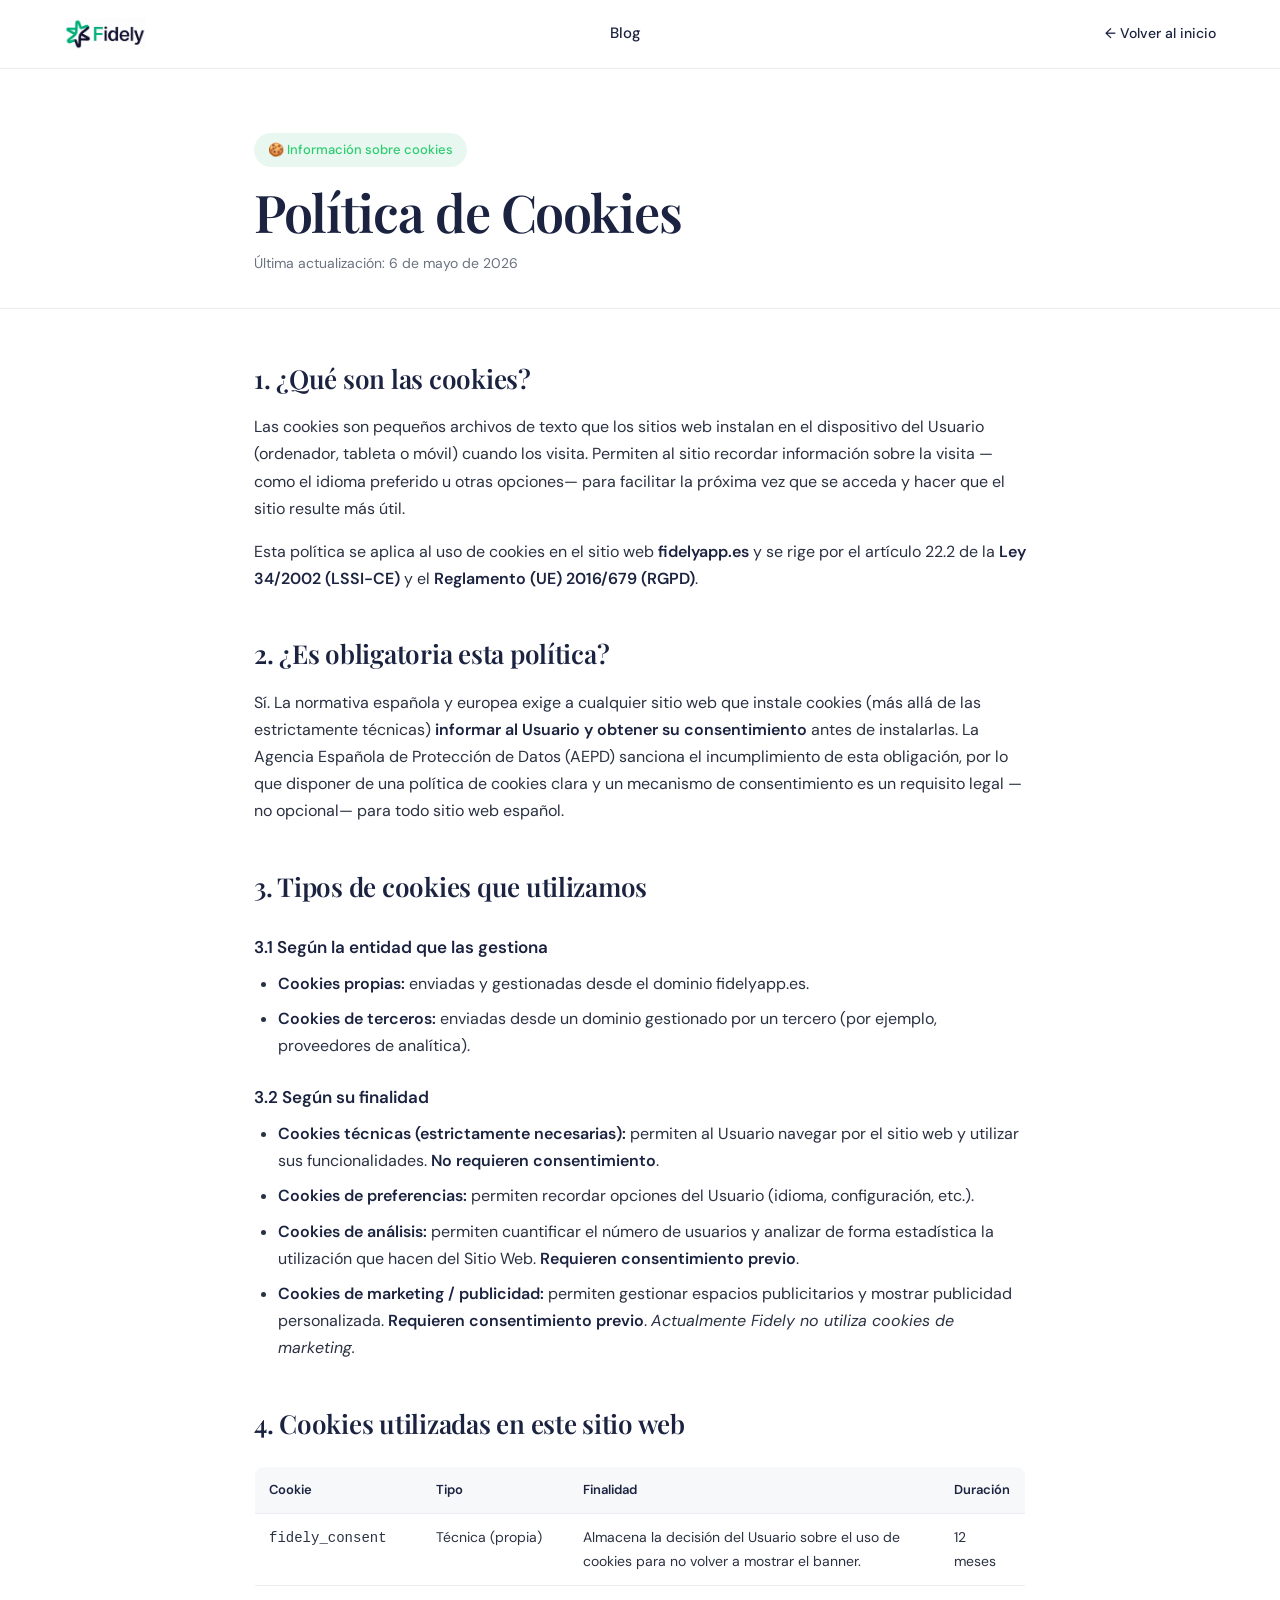
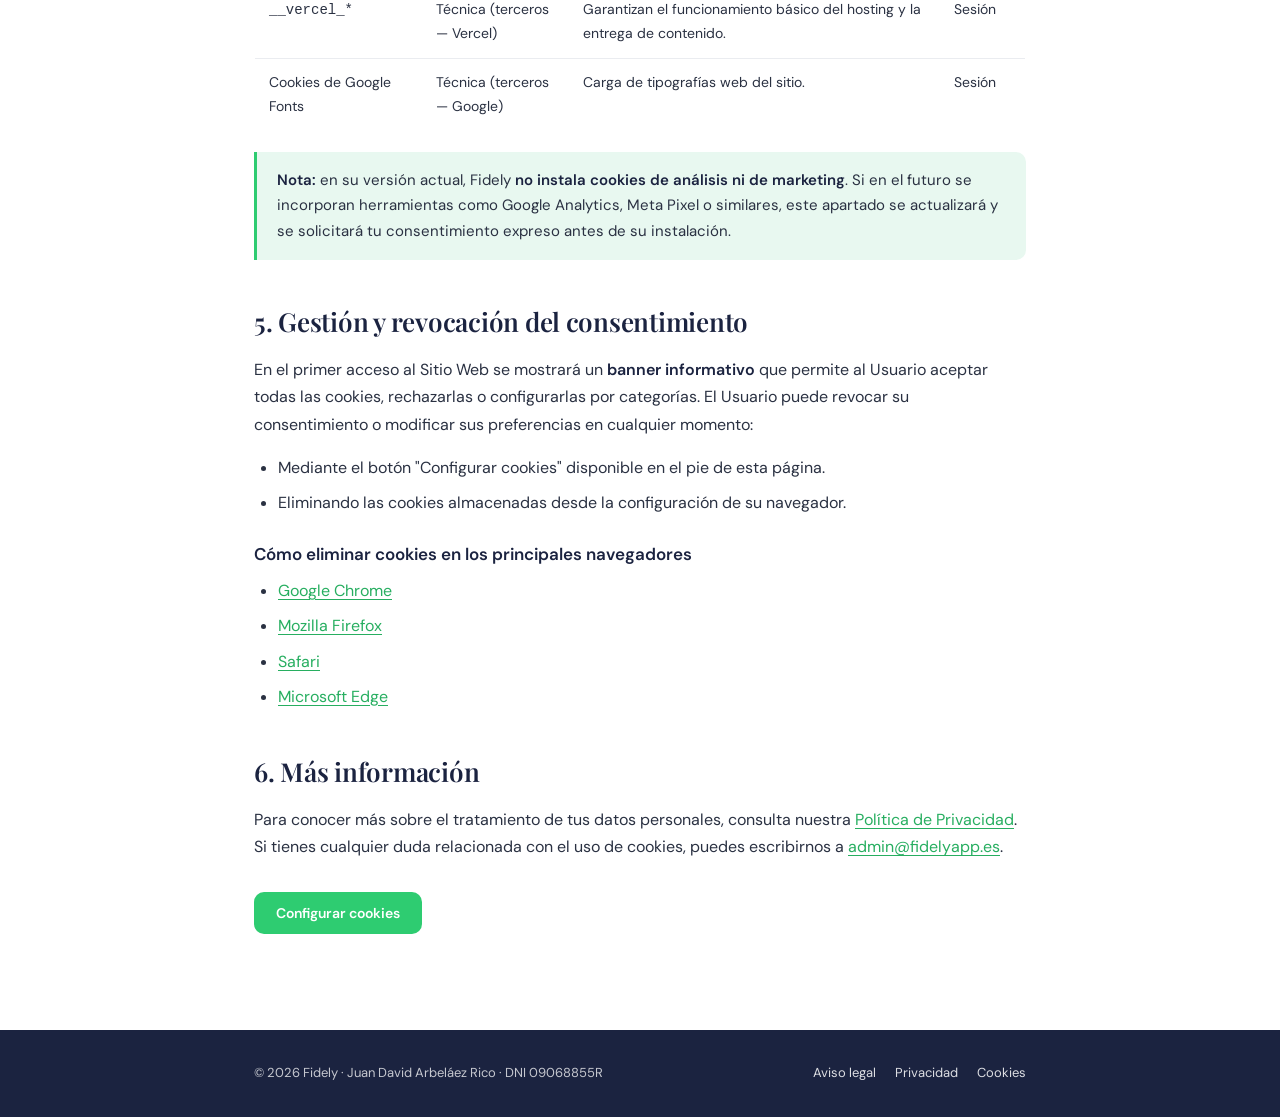
<file: cookies.html>
<!doctype html>
<html lang="es">
<head>
<meta charset="utf-8"/>
<meta name="viewport" content="width=device-width,initial-scale=1"/>
<title>Política de Cookies — Fidely</title>
<meta name="description" content="Política de cookies de Fidely conforme a la LSSI-CE y al RGPD."/>
<meta name="robots" content="index, follow"/>
<link rel="preconnect" href="https://fonts.googleapis.com"/>
<link rel="preconnect" href="https://fonts.gstatic.com" crossorigin/>
<link href="https://fonts.googleapis.com/css2?family=DM+Sans:wght@400;500;600;700&family=Playfair+Display:wght@400;500;600;700&display=swap" rel="stylesheet"/>
<link rel="stylesheet" href="legal-shared.css"/>
</head>
<body>

<header class="nav-wrap">
  <div class="nav">
    <a class="brand" href="index.html" aria-label="Fidely">
      <img alt="Fidely" style="height:32px;width:auto;display:block;" src="[data-uri]"/>
    </a>
    <a href="/blog" style="font-family:'DM Sans',sans-serif;font-size:15px;color:#1B2340;text-decoration:none;font-weight:500;">Blog</a>
    <a class="nav-back" href="index.html">← Volver al inicio</a>
  </div>
</header>

<section class="legal-hero">
  <div class="container">
    <div class="tag">🍪 Información sobre cookies</div>
    <h1>Política de Cookies</h1>
    <div class="meta">Última actualización: 6 de mayo de 2026</div>
  </div>
</section>

<main class="legal-content">
  <div class="container">

    <h2>1. ¿Qué son las cookies?</h2>
    <p>Las cookies son pequeños archivos de texto que los sitios web instalan en el dispositivo del Usuario (ordenador, tableta o móvil) cuando los visita. Permiten al sitio recordar información sobre la visita —como el idioma preferido u otras opciones— para facilitar la próxima vez que se acceda y hacer que el sitio resulte más útil.</p>
    <p>Esta política se aplica al uso de cookies en el sitio web <strong>fidelyapp.es</strong> y se rige por el artículo 22.2 de la <strong>Ley 34/2002 (LSSI-CE)</strong> y el <strong>Reglamento (UE) 2016/679 (RGPD)</strong>.</p>

    <h2>2. ¿Es obligatoria esta política?</h2>
    <p>Sí. La normativa española y europea exige a cualquier sitio web que instale cookies (más allá de las estrictamente técnicas) <strong>informar al Usuario y obtener su consentimiento</strong> antes de instalarlas. La Agencia Española de Protección de Datos (AEPD) sanciona el incumplimiento de esta obligación, por lo que disponer de una política de cookies clara y un mecanismo de consentimiento es un requisito legal —no opcional— para todo sitio web español.</p>

    <h2>3. Tipos de cookies que utilizamos</h2>

    <h3>3.1 Según la entidad que las gestiona</h3>
    <ul>
      <li><strong>Cookies propias:</strong> enviadas y gestionadas desde el dominio fidelyapp.es.</li>
      <li><strong>Cookies de terceros:</strong> enviadas desde un dominio gestionado por un tercero (por ejemplo, proveedores de analítica).</li>
    </ul>

    <h3>3.2 Según su finalidad</h3>
    <ul>
      <li><strong>Cookies técnicas (estrictamente necesarias):</strong> permiten al Usuario navegar por el sitio web y utilizar sus funcionalidades. <strong>No requieren consentimiento</strong>.</li>
      <li><strong>Cookies de preferencias:</strong> permiten recordar opciones del Usuario (idioma, configuración, etc.).</li>
      <li><strong>Cookies de análisis:</strong> permiten cuantificar el número de usuarios y analizar de forma estadística la utilización que hacen del Sitio Web. <strong>Requieren consentimiento previo</strong>.</li>
      <li><strong>Cookies de marketing / publicidad:</strong> permiten gestionar espacios publicitarios y mostrar publicidad personalizada. <strong>Requieren consentimiento previo</strong>. <em>Actualmente Fidely no utiliza cookies de marketing.</em></li>
    </ul>

    <h2>4. Cookies utilizadas en este sitio web</h2>

    <table class="cookie-table">
      <thead>
        <tr>
          <th>Cookie</th>
          <th>Tipo</th>
          <th>Finalidad</th>
          <th>Duración</th>
        </tr>
      </thead>
      <tbody>
        <tr>
          <td><code>fidely_consent</code></td>
          <td>Técnica (propia)</td>
          <td>Almacena la decisión del Usuario sobre el uso de cookies para no volver a mostrar el banner.</td>
          <td>12 meses</td>
        </tr>
        <tr>
          <td><code>__vercel_*</code></td>
          <td>Técnica (terceros — Vercel)</td>
          <td>Garantizan el funcionamiento básico del hosting y la entrega de contenido.</td>
          <td>Sesión</td>
        </tr>
        <tr>
          <td>Cookies de Google Fonts</td>
          <td>Técnica (terceros — Google)</td>
          <td>Carga de tipografías web del sitio.</td>
          <td>Sesión</td>
        </tr>
      </tbody>
    </table>

    <div class="callout">
      <strong>Nota:</strong> en su versión actual, Fidely <strong>no instala cookies de análisis ni de marketing</strong>. Si en el futuro se incorporan herramientas como Google Analytics, Meta Pixel o similares, este apartado se actualizará y se solicitará tu consentimiento expreso antes de su instalación.
    </div>

    <h2>5. Gestión y revocación del consentimiento</h2>
    <p>En el primer acceso al Sitio Web se mostrará un <strong>banner informativo</strong> que permite al Usuario aceptar todas las cookies, rechazarlas o configurarlas por categorías. El Usuario puede revocar su consentimiento o modificar sus preferencias en cualquier momento:</p>
    <ul>
      <li>Mediante el botón "Configurar cookies" disponible en el pie de esta página.</li>
      <li>Eliminando las cookies almacenadas desde la configuración de su navegador.</li>
    </ul>

    <h3>Cómo eliminar cookies en los principales navegadores</h3>
    <ul>
      <li><a href="https://support.google.com/chrome/answer/95647" target="_blank" rel="noopener">Google Chrome</a></li>
      <li><a href="https://support.mozilla.org/es/kb/Borrar%20cookies" target="_blank" rel="noopener">Mozilla Firefox</a></li>
      <li><a href="https://support.apple.com/es-es/guide/safari/sfri11471/mac" target="_blank" rel="noopener">Safari</a></li>
      <li><a href="https://support.microsoft.com/es-es/microsoft-edge/eliminar-las-cookies-en-microsoft-edge-63947406-40ac-c3b8-57b9-2a946a29ae09" target="_blank" rel="noopener">Microsoft Edge</a></li>
    </ul>

    <h2>6. Más información</h2>
    <p>Para conocer más sobre el tratamiento de tus datos personales, consulta nuestra <a href="privacidad.html">Política de Privacidad</a>. Si tienes cualquier duda relacionada con el uso de cookies, puedes escribirnos a <a href="mailto:admin@fidelyapp.es">admin@fidelyapp.es</a>.</p>

    <p style="margin-top:32px;">
      <button id="reset-consent" style="background:var(--green);color:white;border:none;padding:12px 22px;border-radius:10px;font-family:var(--body);font-weight:600;font-size:14px;cursor:pointer;">Configurar cookies</button>
    </p>

  </div>
</main>

<footer class="footer-min">
  <div class="container">
    <div>© 2026 Fidely · Juan David Arbeláez Rico · DNI 09068855R</div>
    <div class="links">
      <a href="aviso-legal.html">Aviso legal</a>
      <a href="privacidad.html">Privacidad</a>
      <a href="cookies.html">Cookies</a>
    </div>
  </div>
</footer>

<script>
  document.getElementById('reset-consent').addEventListener('click', () => {
    try { localStorage.removeItem('fidely_consent'); } catch(e){}
    location.href = 'index.html';
  });
</script>

</body>
</html>
</file>
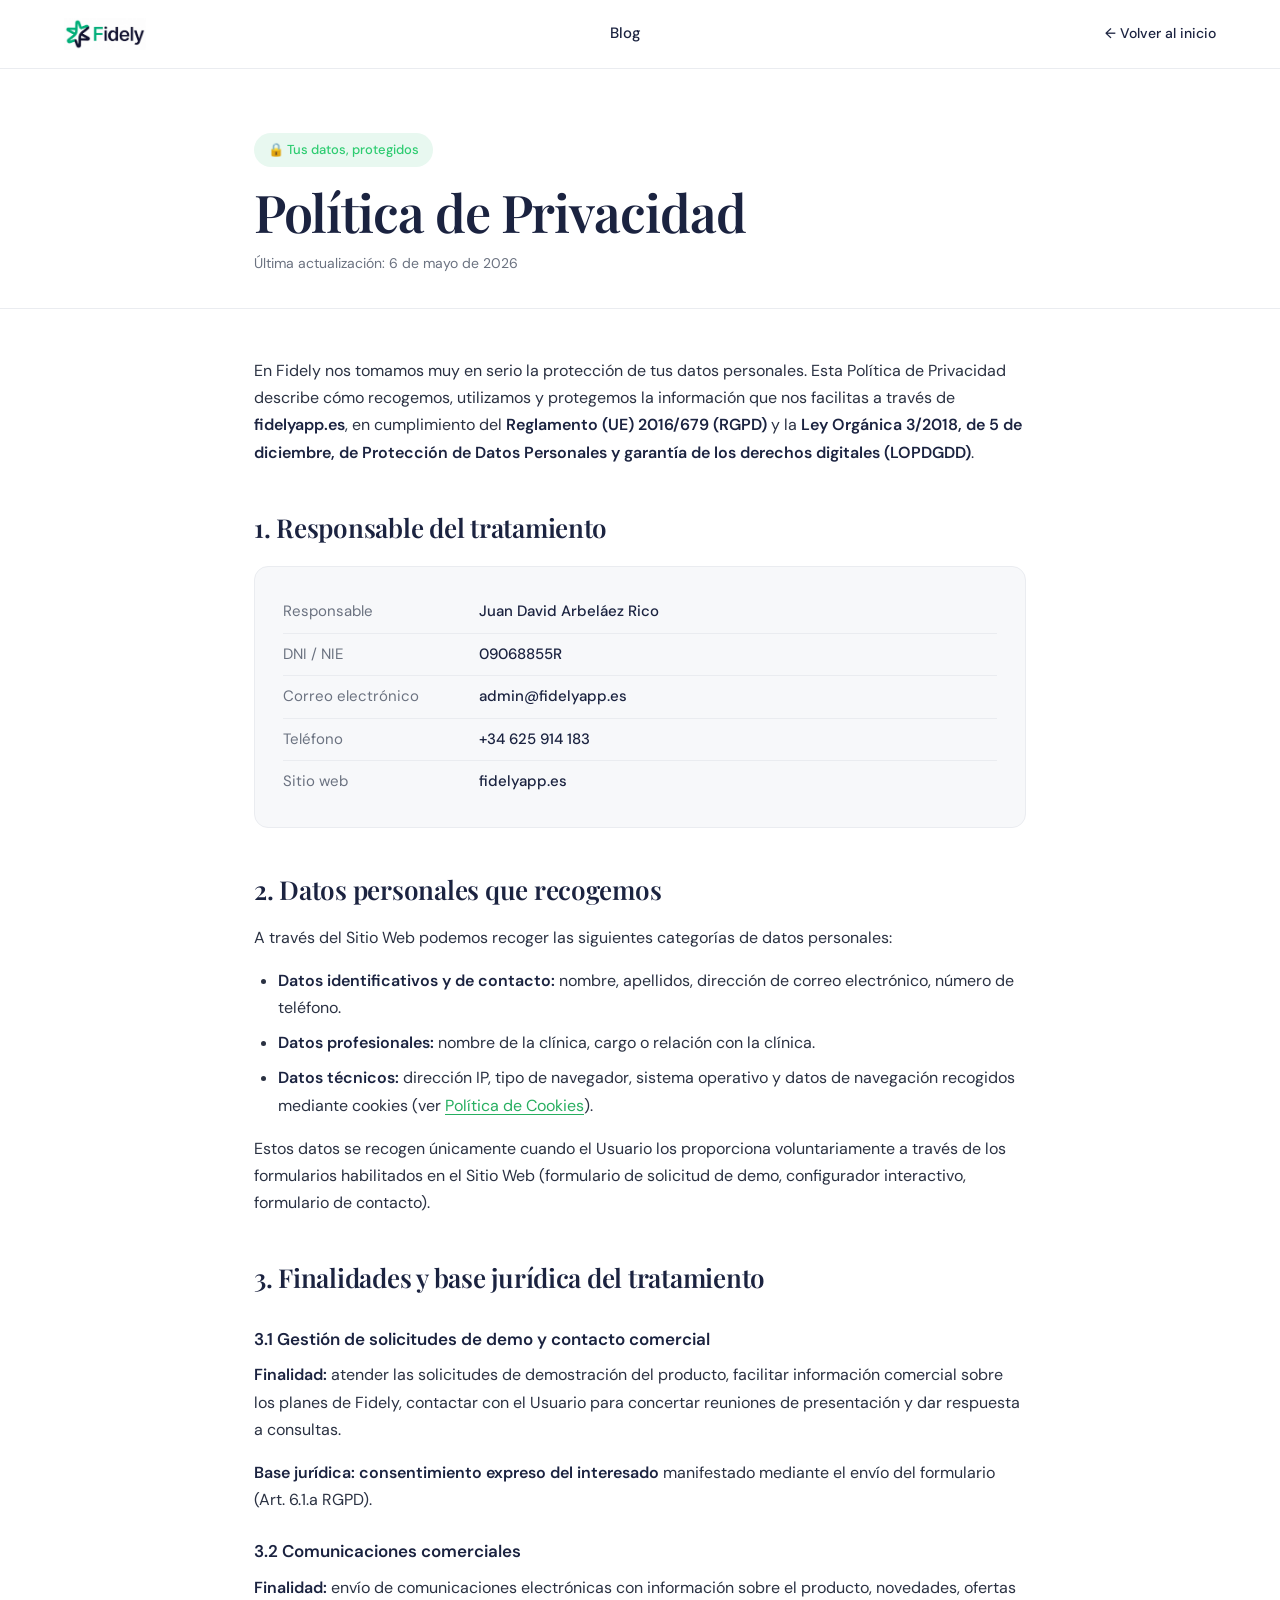
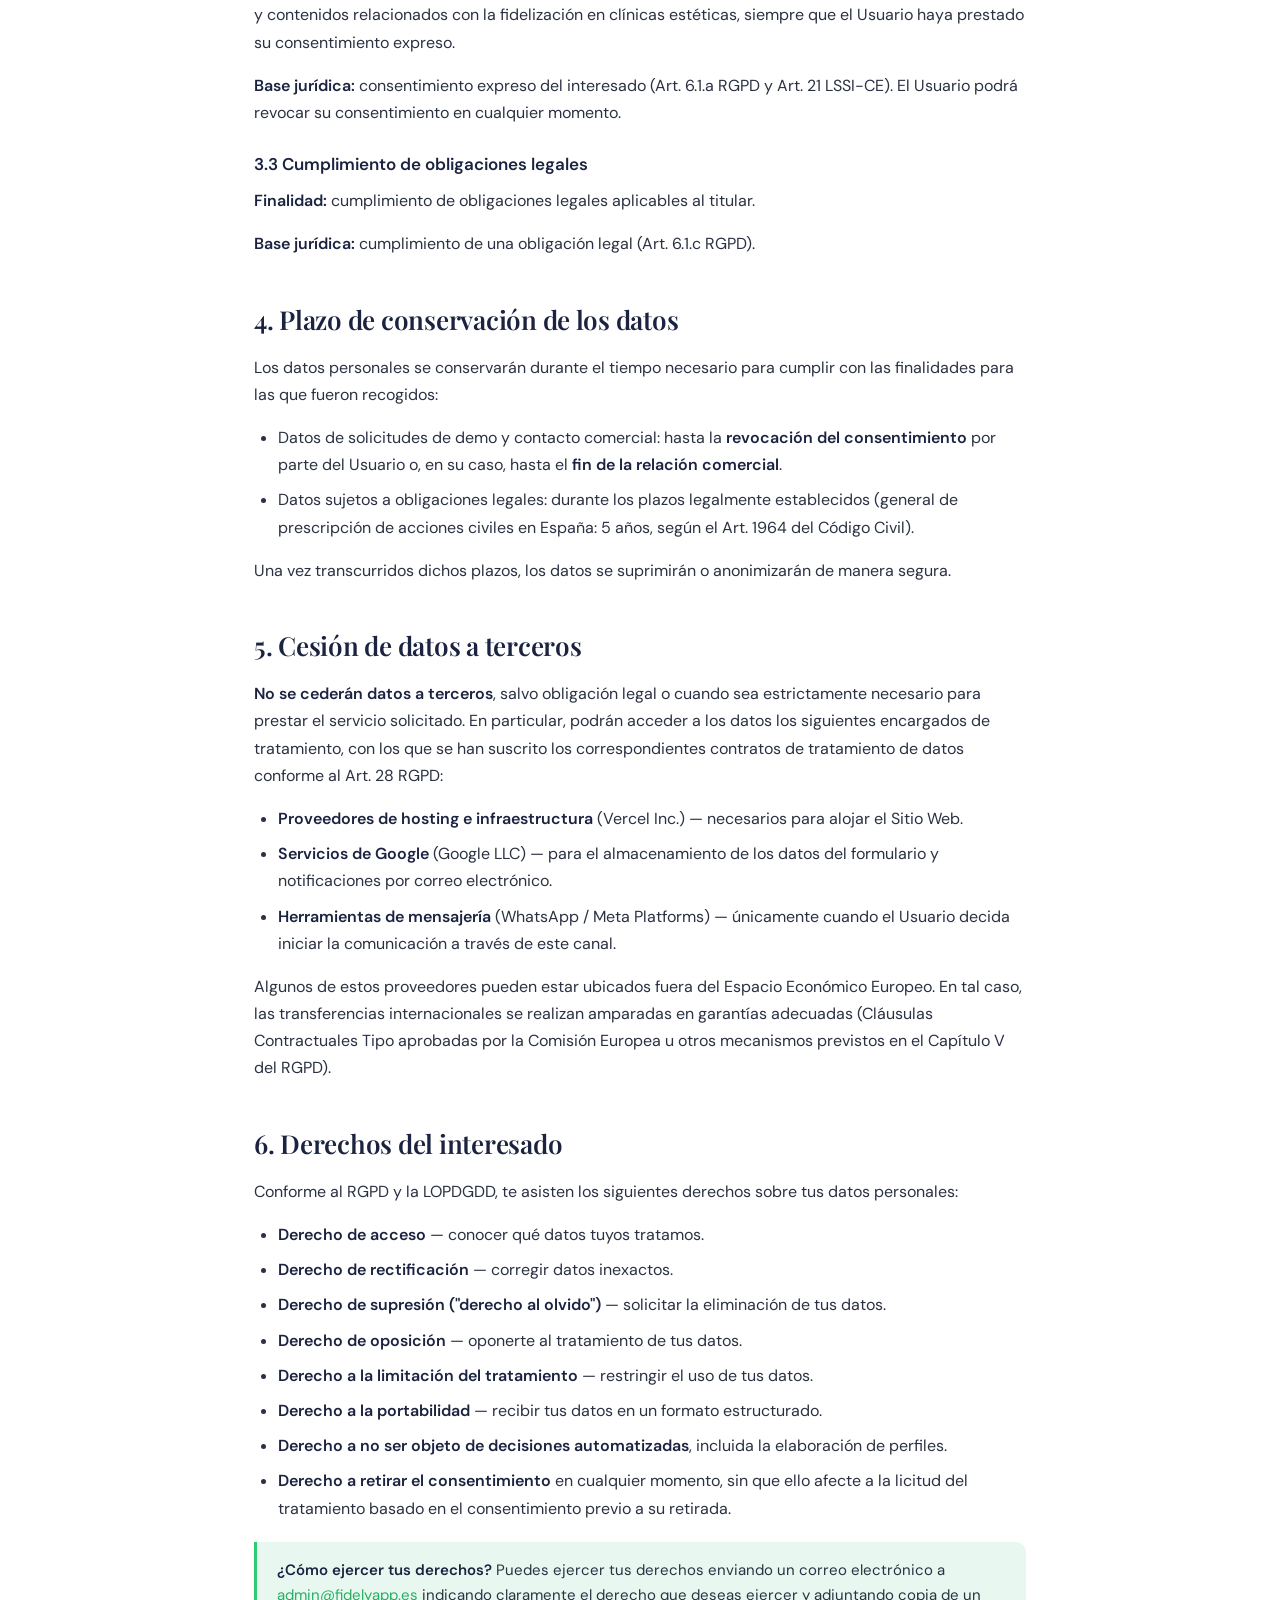
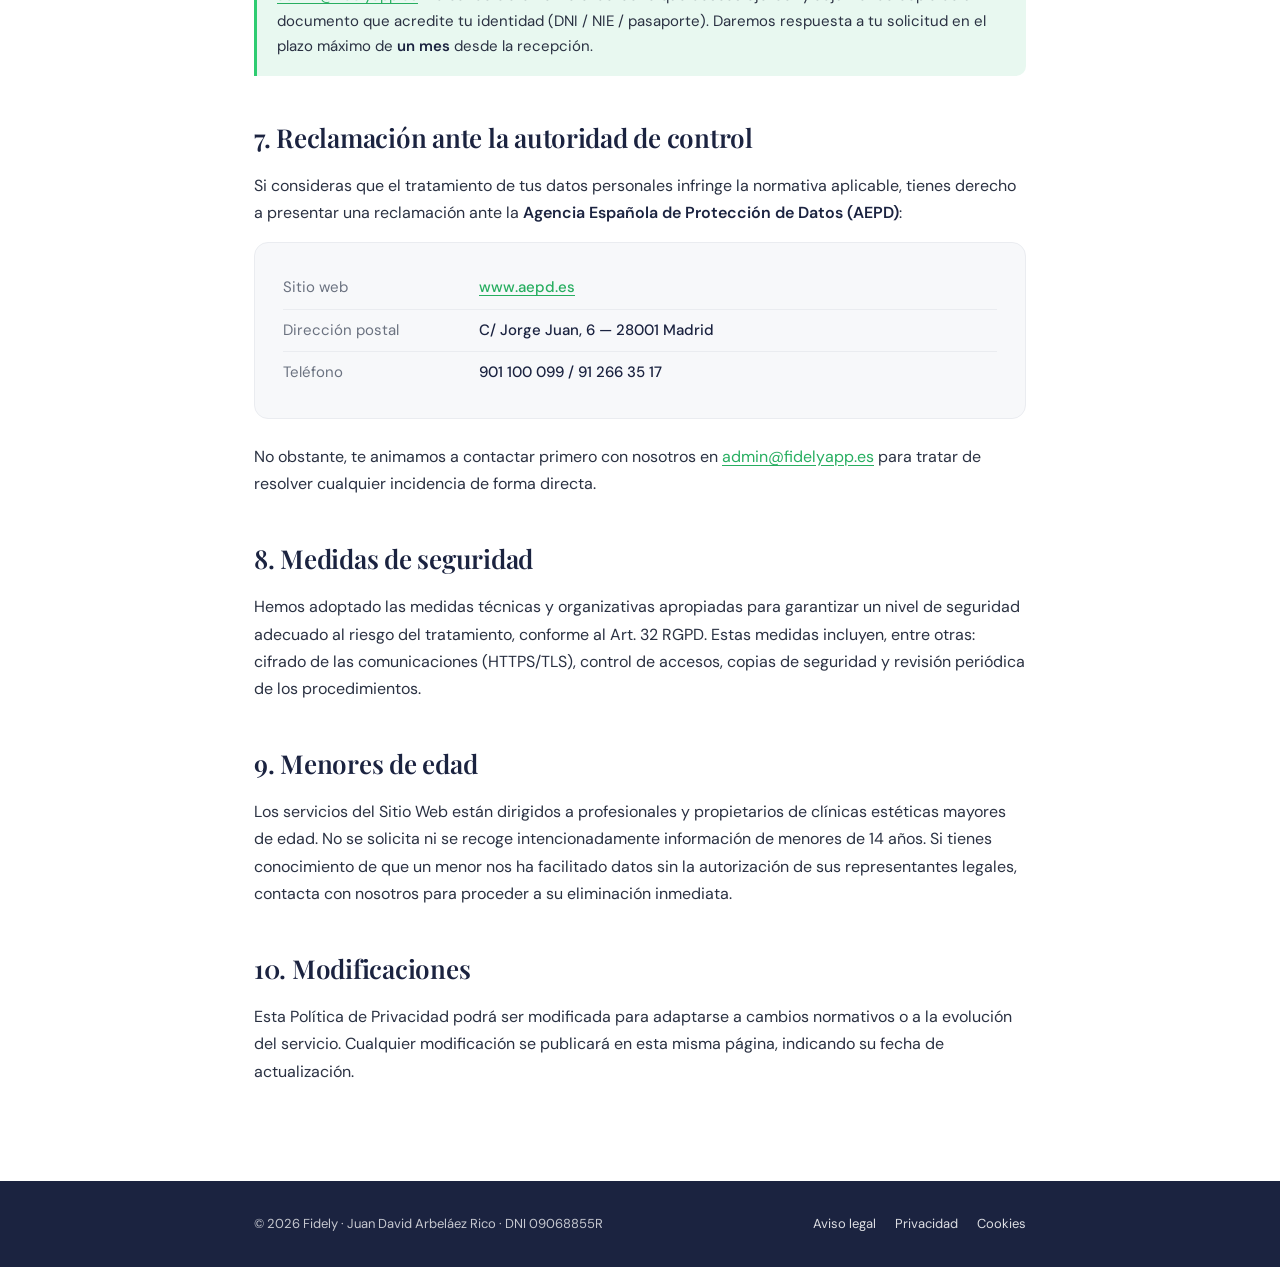
<file: privacidad.html>
<!doctype html>
<html lang="es">
<head>
<meta charset="utf-8"/>
<meta name="viewport" content="width=device-width,initial-scale=1"/>
<title>Política de Privacidad — Fidely</title>
<meta name="description" content="Política de privacidad de Fidely conforme al RGPD (UE 2016/679) y la LOPDGDD (Ley Orgánica 3/2018)."/>
<meta name="robots" content="index, follow"/>
<link rel="preconnect" href="https://fonts.googleapis.com"/>
<link rel="preconnect" href="https://fonts.gstatic.com" crossorigin/>
<link href="https://fonts.googleapis.com/css2?family=DM+Sans:wght@400;500;600;700&family=Playfair+Display:wght@400;500;600;700&display=swap" rel="stylesheet"/>
<link rel="stylesheet" href="legal-shared.css"/>
</head>
<body>

<header class="nav-wrap">
  <div class="nav">
    <a class="brand" href="index.html" aria-label="Fidely">
      <img alt="Fidely" style="height:32px;width:auto;display:block;" src="[data-uri]"/>
    </a>
    <a href="/blog" style="font-family:'DM Sans',sans-serif;font-size:15px;color:#1B2340;text-decoration:none;font-weight:500;">Blog</a>
    <a class="nav-back" href="index.html">← Volver al inicio</a>
  </div>
</header>

<section class="legal-hero">
  <div class="container">
    <div class="tag">🔒 Tus datos, protegidos</div>
    <h1>Política de Privacidad</h1>
    <div class="meta">Última actualización: 6 de mayo de 2026</div>
  </div>
</section>

<main class="legal-content">
  <div class="container">

    <p>En Fidely nos tomamos muy en serio la protección de tus datos personales. Esta Política de Privacidad describe cómo recogemos, utilizamos y protegemos la información que nos facilitas a través de <strong>fidelyapp.es</strong>, en cumplimiento del <strong>Reglamento (UE) 2016/679 (RGPD)</strong> y la <strong>Ley Orgánica 3/2018, de 5 de diciembre, de Protección de Datos Personales y garantía de los derechos digitales (LOPDGDD)</strong>.</p>

    <h2>1. Responsable del tratamiento</h2>
    <div class="info-card">
      <div class="row"><span class="label">Responsable</span><span class="val">Juan David Arbeláez Rico</span></div>
      <div class="row"><span class="label">DNI / NIE</span><span class="val">09068855R</span></div>
      <div class="row"><span class="label">Correo electrónico</span><span class="val">admin@fidelyapp.es</span></div>
      <div class="row"><span class="label">Teléfono</span><span class="val">+34 625 914 183</span></div>
      <div class="row"><span class="label">Sitio web</span><span class="val">fidelyapp.es</span></div>
    </div>

    <h2>2. Datos personales que recogemos</h2>
    <p>A través del Sitio Web podemos recoger las siguientes categorías de datos personales:</p>
    <ul>
      <li><strong>Datos identificativos y de contacto:</strong> nombre, apellidos, dirección de correo electrónico, número de teléfono.</li>
      <li><strong>Datos profesionales:</strong> nombre de la clínica, cargo o relación con la clínica.</li>
      <li><strong>Datos técnicos:</strong> dirección IP, tipo de navegador, sistema operativo y datos de navegación recogidos mediante cookies (ver <a href="cookies.html">Política de Cookies</a>).</li>
    </ul>
    <p>Estos datos se recogen únicamente cuando el Usuario los proporciona voluntariamente a través de los formularios habilitados en el Sitio Web (formulario de solicitud de demo, configurador interactivo, formulario de contacto).</p>

    <h2>3. Finalidades y base jurídica del tratamiento</h2>

    <h3>3.1 Gestión de solicitudes de demo y contacto comercial</h3>
    <p><strong>Finalidad:</strong> atender las solicitudes de demostración del producto, facilitar información comercial sobre los planes de Fidely, contactar con el Usuario para concertar reuniones de presentación y dar respuesta a consultas.</p>
    <p><strong>Base jurídica:</strong> <strong>consentimiento expreso del interesado</strong> manifestado mediante el envío del formulario (Art. 6.1.a RGPD).</p>

    <h3>3.2 Comunicaciones comerciales</h3>
    <p><strong>Finalidad:</strong> envío de comunicaciones electrónicas con información sobre el producto, novedades, ofertas y contenidos relacionados con la fidelización en clínicas estéticas, siempre que el Usuario haya prestado su consentimiento expreso.</p>
    <p><strong>Base jurídica:</strong> consentimiento expreso del interesado (Art. 6.1.a RGPD y Art. 21 LSSI-CE). El Usuario podrá revocar su consentimiento en cualquier momento.</p>

    <h3>3.3 Cumplimiento de obligaciones legales</h3>
    <p><strong>Finalidad:</strong> cumplimiento de obligaciones legales aplicables al titular.</p>
    <p><strong>Base jurídica:</strong> cumplimiento de una obligación legal (Art. 6.1.c RGPD).</p>

    <h2>4. Plazo de conservación de los datos</h2>
    <p>Los datos personales se conservarán durante el tiempo necesario para cumplir con las finalidades para las que fueron recogidos:</p>
    <ul>
      <li>Datos de solicitudes de demo y contacto comercial: hasta la <strong>revocación del consentimiento</strong> por parte del Usuario o, en su caso, hasta el <strong>fin de la relación comercial</strong>.</li>
      <li>Datos sujetos a obligaciones legales: durante los plazos legalmente establecidos (general de prescripción de acciones civiles en España: 5 años, según el Art. 1964 del Código Civil).</li>
    </ul>
    <p>Una vez transcurridos dichos plazos, los datos se suprimirán o anonimizarán de manera segura.</p>

    <h2>5. Cesión de datos a terceros</h2>
    <p><strong>No se cederán datos a terceros</strong>, salvo obligación legal o cuando sea estrictamente necesario para prestar el servicio solicitado. En particular, podrán acceder a los datos los siguientes encargados de tratamiento, con los que se han suscrito los correspondientes contratos de tratamiento de datos conforme al Art. 28 RGPD:</p>
    <ul>
      <li><strong>Proveedores de hosting e infraestructura</strong> (Vercel Inc.) — necesarios para alojar el Sitio Web.</li>
      <li><strong>Servicios de Google</strong> (Google LLC) — para el almacenamiento de los datos del formulario y notificaciones por correo electrónico.</li>
      <li><strong>Herramientas de mensajería</strong> (WhatsApp / Meta Platforms) — únicamente cuando el Usuario decida iniciar la comunicación a través de este canal.</li>
    </ul>
    <p>Algunos de estos proveedores pueden estar ubicados fuera del Espacio Económico Europeo. En tal caso, las transferencias internacionales se realizan amparadas en garantías adecuadas (Cláusulas Contractuales Tipo aprobadas por la Comisión Europea u otros mecanismos previstos en el Capítulo V del RGPD).</p>

    <h2>6. Derechos del interesado</h2>
    <p>Conforme al RGPD y la LOPDGDD, te asisten los siguientes derechos sobre tus datos personales:</p>
    <ul>
      <li><strong>Derecho de acceso</strong> — conocer qué datos tuyos tratamos.</li>
      <li><strong>Derecho de rectificación</strong> — corregir datos inexactos.</li>
      <li><strong>Derecho de supresión ("derecho al olvido")</strong> — solicitar la eliminación de tus datos.</li>
      <li><strong>Derecho de oposición</strong> — oponerte al tratamiento de tus datos.</li>
      <li><strong>Derecho a la limitación del tratamiento</strong> — restringir el uso de tus datos.</li>
      <li><strong>Derecho a la portabilidad</strong> — recibir tus datos en un formato estructurado.</li>
      <li><strong>Derecho a no ser objeto de decisiones automatizadas</strong>, incluida la elaboración de perfiles.</li>
      <li><strong>Derecho a retirar el consentimiento</strong> en cualquier momento, sin que ello afecte a la licitud del tratamiento basado en el consentimiento previo a su retirada.</li>
    </ul>

    <div class="callout">
      <strong>¿Cómo ejercer tus derechos?</strong> Puedes ejercer tus derechos enviando un correo electrónico a <a href="mailto:admin@fidelyapp.es">admin@fidelyapp.es</a> indicando claramente el derecho que deseas ejercer y adjuntando copia de un documento que acredite tu identidad (DNI / NIE / pasaporte). Daremos respuesta a tu solicitud en el plazo máximo de <strong>un mes</strong> desde la recepción.
    </div>

    <h2>7. Reclamación ante la autoridad de control</h2>
    <p>Si consideras que el tratamiento de tus datos personales infringe la normativa aplicable, tienes derecho a presentar una reclamación ante la <strong>Agencia Española de Protección de Datos (AEPD)</strong>:</p>
    <div class="info-card">
      <div class="row"><span class="label">Sitio web</span><span class="val"><a href="https://www.aepd.es" target="_blank" rel="noopener">www.aepd.es</a></span></div>
      <div class="row"><span class="label">Dirección postal</span><span class="val">C/ Jorge Juan, 6 — 28001 Madrid</span></div>
      <div class="row"><span class="label">Teléfono</span><span class="val">901 100 099 / 91 266 35 17</span></div>
    </div>
    <p>No obstante, te animamos a contactar primero con nosotros en <a href="mailto:admin@fidelyapp.es">admin@fidelyapp.es</a> para tratar de resolver cualquier incidencia de forma directa.</p>

    <h2>8. Medidas de seguridad</h2>
    <p>Hemos adoptado las medidas técnicas y organizativas apropiadas para garantizar un nivel de seguridad adecuado al riesgo del tratamiento, conforme al Art. 32 RGPD. Estas medidas incluyen, entre otras: cifrado de las comunicaciones (HTTPS/TLS), control de accesos, copias de seguridad y revisión periódica de los procedimientos.</p>

    <h2>9. Menores de edad</h2>
    <p>Los servicios del Sitio Web están dirigidos a profesionales y propietarios de clínicas estéticas mayores de edad. No se solicita ni se recoge intencionadamente información de menores de 14 años. Si tienes conocimiento de que un menor nos ha facilitado datos sin la autorización de sus representantes legales, contacta con nosotros para proceder a su eliminación inmediata.</p>

    <h2>10. Modificaciones</h2>
    <p>Esta Política de Privacidad podrá ser modificada para adaptarse a cambios normativos o a la evolución del servicio. Cualquier modificación se publicará en esta misma página, indicando su fecha de actualización.</p>

  </div>
</main>

<footer class="footer-min">
  <div class="container">
    <div>© 2026 Fidely · Juan David Arbeláez Rico · DNI 09068855R</div>
    <div class="links">
      <a href="aviso-legal.html">Aviso legal</a>
      <a href="privacidad.html">Privacidad</a>
      <a href="cookies.html">Cookies</a>
    </div>
  </div>
</footer>

<script>
</script>

</body>
</html>
</file>
<file: legal-shared.css>
/* Shared styles for legal pages */
:root {
  --green: #2ECC71;
  --green-dark: #27AE60;
  --green-soft: #E8F8F0;
  --navy: #1B2340;
  --gray-50: #F7F8FA;
  --gray-200: #EAECF0;
  --gray-500: #6B7280;
  --display: 'Playfair Display', Georgia, serif;
  --body: 'DM Sans', -apple-system, system-ui, sans-serif;
}
* { box-sizing: border-box; margin: 0; padding: 0; }
html { scroll-behavior: smooth; }
body {
  font-family: var(--body);
  font-size: 16px;
  line-height: 1.7;
  color: #2A3142;
  background: white;
  -webkit-font-smoothing: antialiased;
}
.container { max-width: 820px; margin: 0 auto; padding: 0 24px; }

/* Nav */
.nav-wrap {
  position: sticky; top: 0; background: rgba(255,255,255,0.92);
  backdrop-filter: blur(12px); border-bottom: 1px solid var(--gray-200);
  z-index: 100;
}
.nav { display: flex; align-items: center; justify-content: space-between; height: 68px; max-width: 1200px; margin: 0 auto; padding: 0 24px; }
.nav a.brand { display: flex; align-items: center; }
.nav a.brand img { height: 32px; width: auto; display: block; }
.nav-back { color: var(--navy); text-decoration: none; font-weight: 500; font-size: 14px; display: inline-flex; align-items: center; gap: 6px; }
.nav-back:hover { color: var(--green); }

/* Hero header */
.legal-hero { padding: 64px 0 32px; border-bottom: 1px solid var(--gray-200); }
.legal-hero .tag {
  display: inline-flex; align-items: center; gap: 8px;
  font-size: 13px; font-weight: 500; color: var(--green);
  background: var(--green-soft); padding: 6px 14px; border-radius: 999px;
  margin-bottom: 16px;
}
.legal-hero h1 {
  font-family: var(--display); font-weight: 600;
  font-size: clamp(36px, 5vw, 52px); color: var(--navy);
  line-height: 1.1; letter-spacing: -0.02em; margin-bottom: 12px;
}
.legal-hero .meta { color: var(--gray-500); font-size: 14px; }

/* Content */
.legal-content { padding: 48px 0 80px; }
.legal-content h2 {
  font-family: var(--display); font-weight: 600;
  font-size: 26px; color: var(--navy);
  margin: 40px 0 12px; letter-spacing: -0.01em;
}
.legal-content h2:first-child { margin-top: 0; }
.legal-content h3 {
  font-family: var(--body); font-weight: 600;
  font-size: 17px; color: var(--navy);
  margin: 24px 0 8px;
}
.legal-content p { margin-bottom: 16px; color: #2A3142; }
.legal-content ul { margin: 8px 0 16px 24px; }
.legal-content li { margin-bottom: 8px; }
.legal-content a { color: var(--green-dark); text-decoration: underline; text-underline-offset: 3px; }
.legal-content strong { color: var(--navy); font-weight: 600; }

.info-card {
  background: var(--gray-50);
  border: 1px solid var(--gray-200);
  border-radius: 14px;
  padding: 24px 28px;
  margin: 16px 0 24px;
}
.info-card .row { display: flex; gap: 16px; padding: 8px 0; border-bottom: 1px solid var(--gray-200); font-size: 15px; }
.info-card .row:last-child { border-bottom: none; }
.info-card .row .label { color: var(--gray-500); min-width: 180px; flex-shrink: 0; }
.info-card .row .val { color: var(--navy); font-weight: 500; }

.callout {
  border-left: 3px solid var(--green);
  background: var(--green-soft);
  padding: 16px 20px;
  border-radius: 0 10px 10px 0;
  margin: 20px 0;
  font-size: 15px;
}

/* Cookie table */
.cookie-table {
  width: 100%; border-collapse: collapse; margin: 20px 0;
  border: 1px solid var(--gray-200); border-radius: 10px; overflow: hidden;
  font-size: 14px;
}
.cookie-table th, .cookie-table td {
  padding: 12px 14px; text-align: left;
  border-bottom: 1px solid var(--gray-200);
  vertical-align: top;
}
.cookie-table th { background: var(--gray-50); font-weight: 600; color: var(--navy); font-size: 13px; }
.cookie-table tr:last-child td { border-bottom: none; }

/* Footer */
.footer-min { background: var(--navy); color: rgba(255,255,255,0.75); padding: 32px 0; font-size: 13px; }
.footer-min .container { display: flex; justify-content: space-between; align-items: center; flex-wrap: wrap; gap: 12px; }
.footer-min a { color: rgba(255,255,255,0.85); text-decoration: none; margin-left: 16px; }
.footer-min a:hover { color: var(--green); }

@media (max-width: 600px) {
  .info-card .row { flex-direction: column; gap: 4px; }
  .info-card .row .label { min-width: 0; }
  .footer-min .container { flex-direction: column; align-items: flex-start; }
  .footer-min .links a:first-child { margin-left: 0; }
}
</file>
